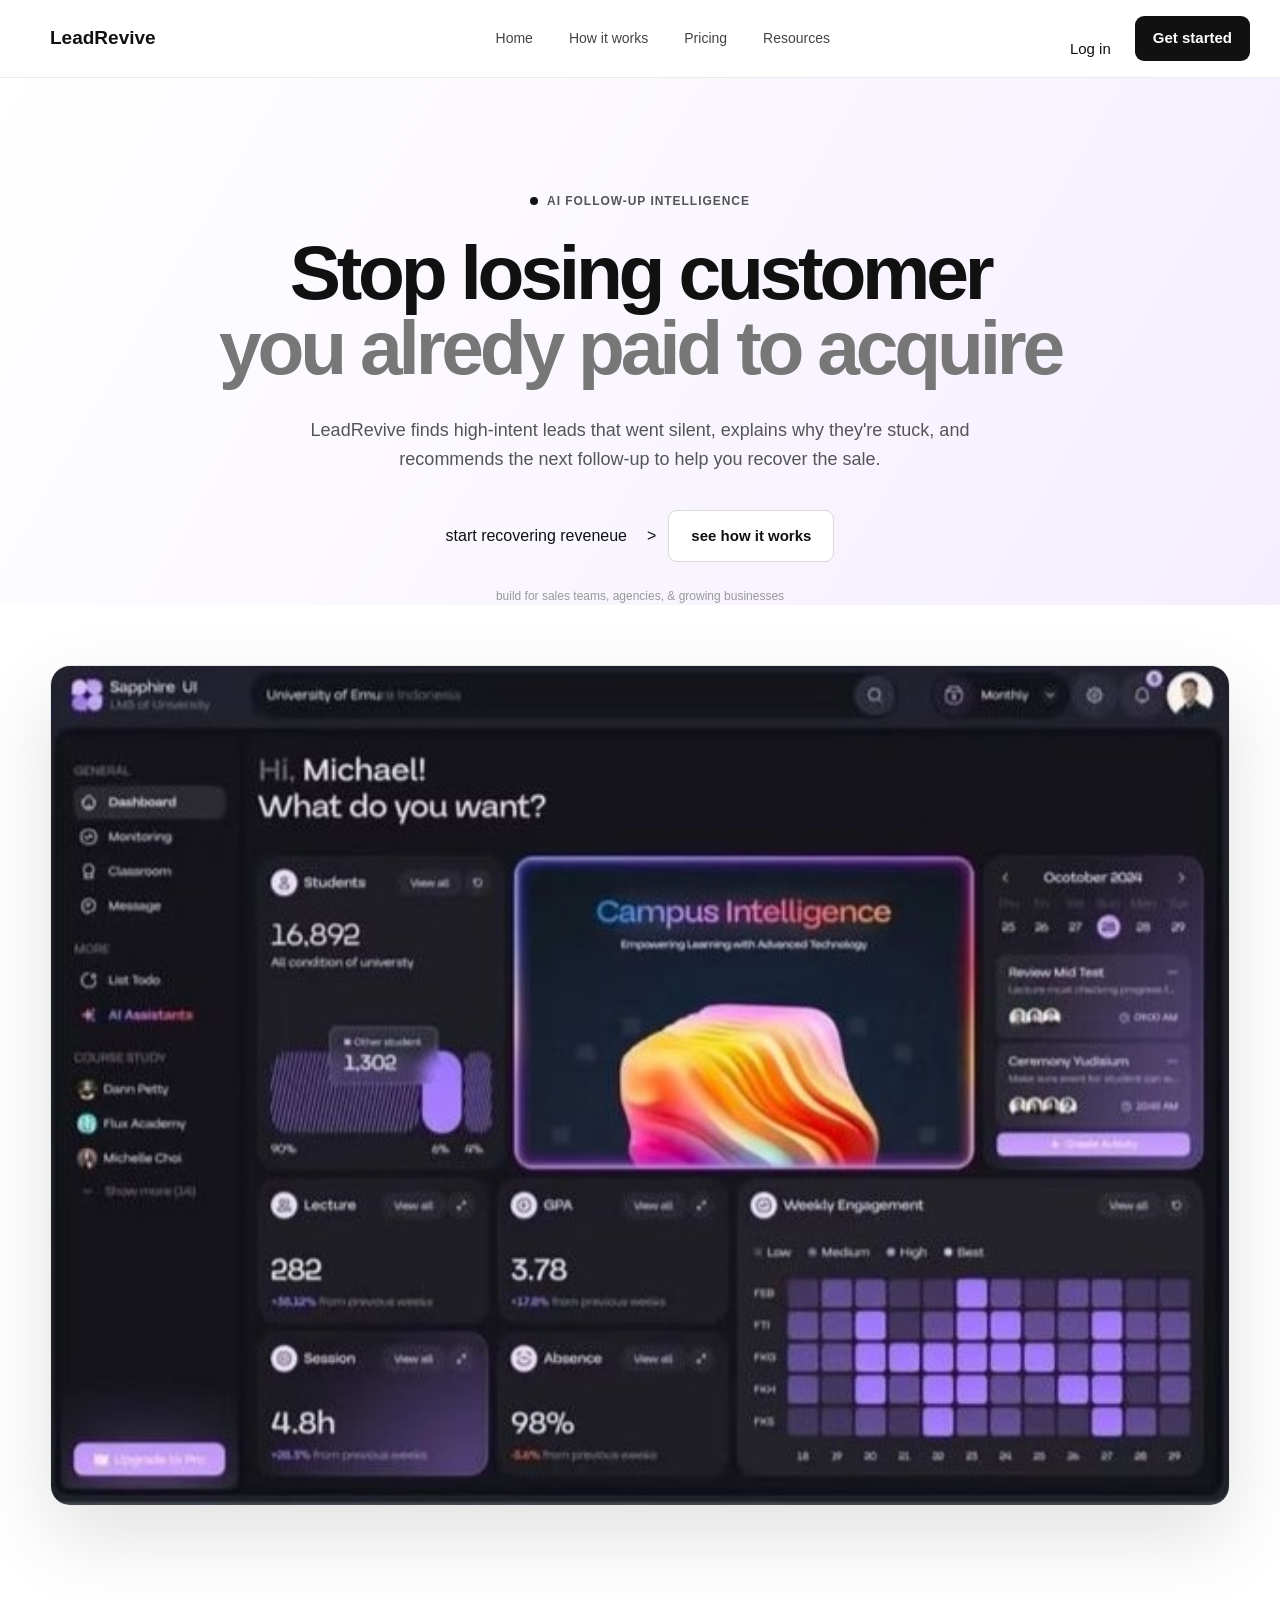
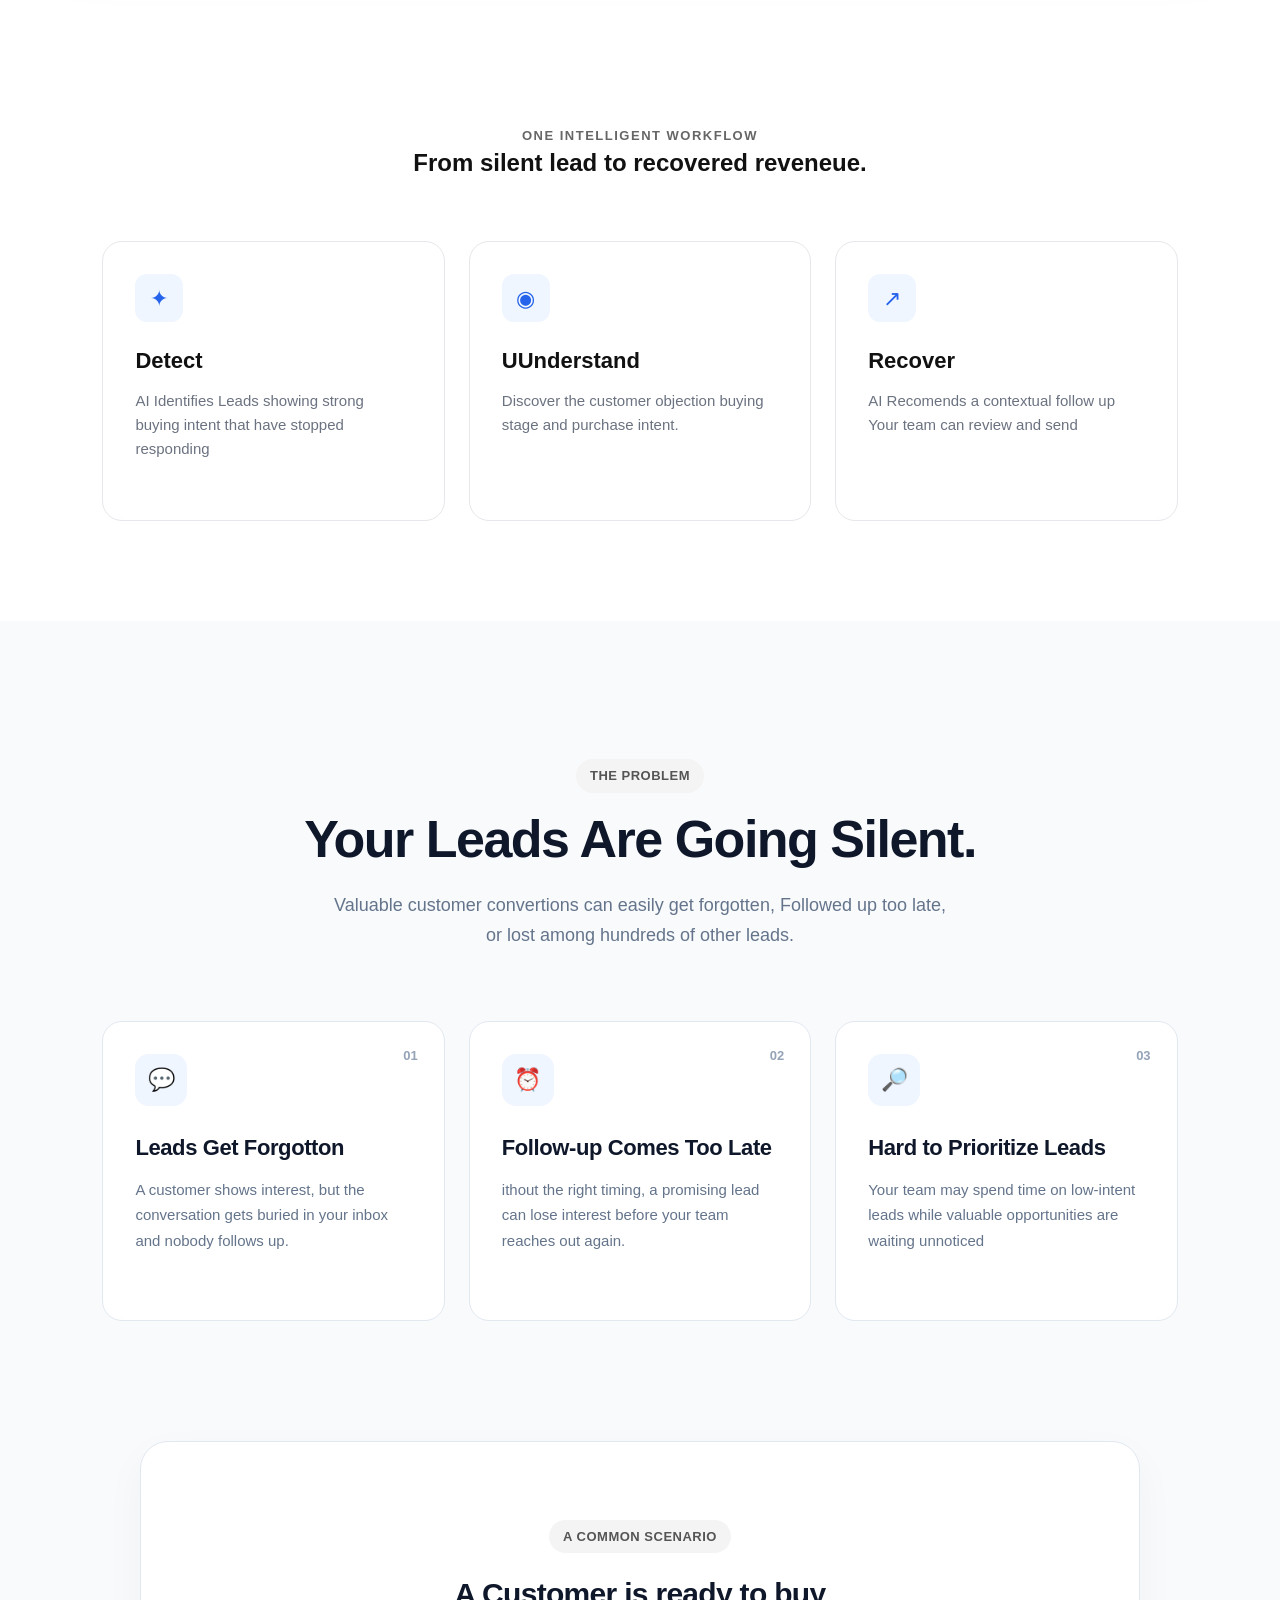
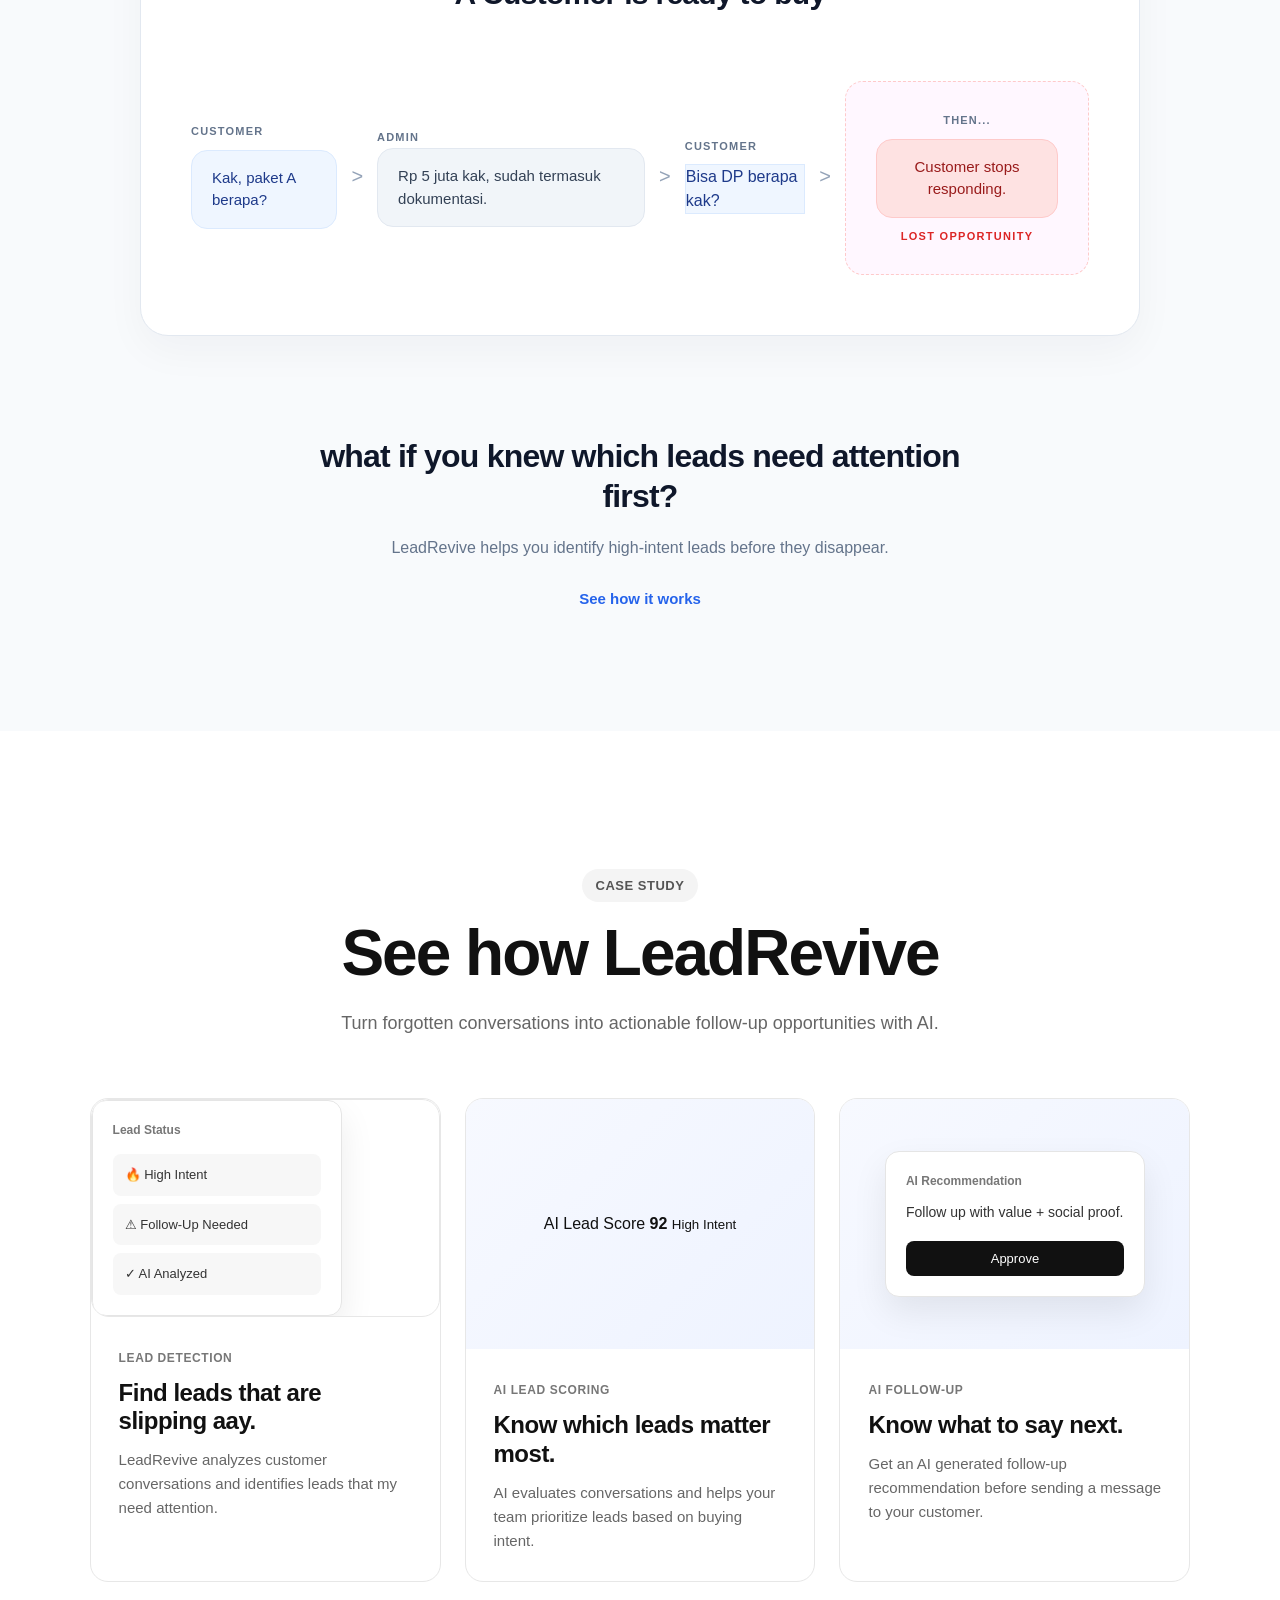
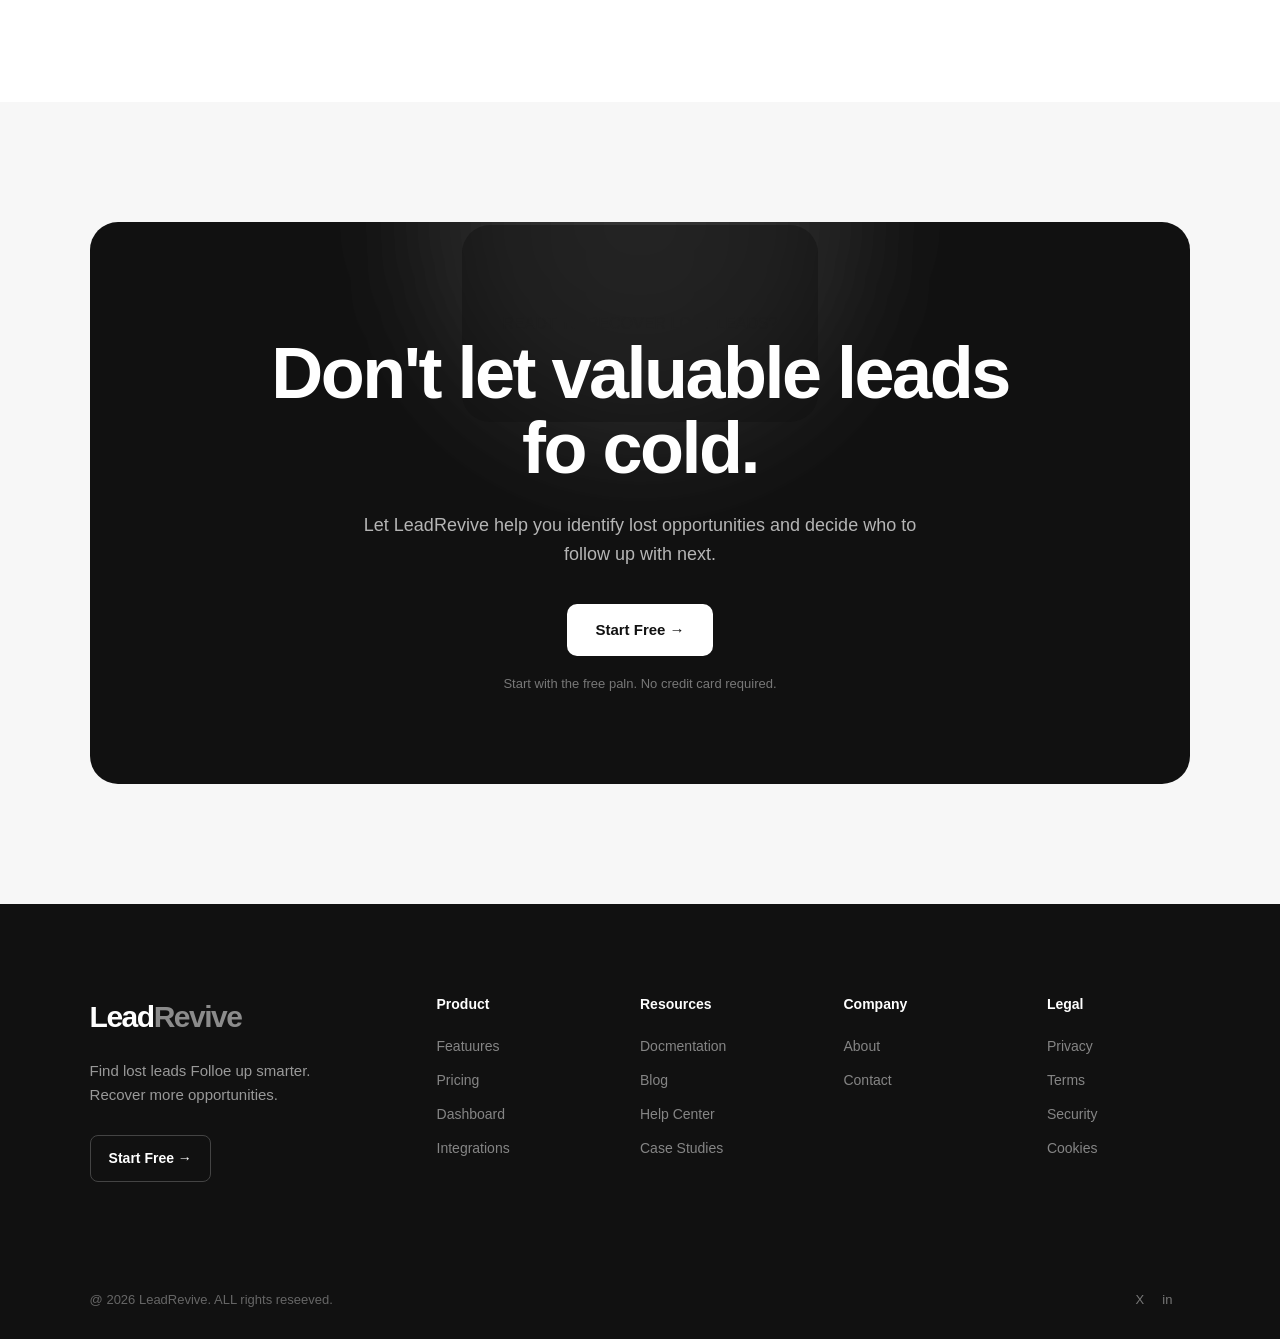
<file: front-end/index.html>
<!DOCTYPE html>
<html lang="en">
    <head>


        <meta charset="UTF-8">
        <meta name="viewport" content="width=device-width, initial-scale=1.0">
        <title>LeadRevice - AI Follow-Up Intelligence</title>
        <link rel="stylesheet" href="../static/css/style.css">


    </head>

    <body>
         
        <header class="navbar">

            <div class="logo">
                <span>LeadRevive</span>
            </div>

            <nav class="nav-links">

                <a href="#">Home</a>
                <a href="#case-study">How it works</a>
                <a href="pricing.html">Pricing</a>
                <a href="#problem-section">Resources</a>
                
            </nav>
            <div class="nav-actions">

                <a href="#" class="login-btn">
                    Log in
                </a>
                <a href="#" class="primary-btn small-btn">
                    Get started
                </a>

            </div>

        </header> 
        
            <main>
              
                <section class="hero">

                    <div class="hero-content">
                   
                        <div class="eyebrow">

                           <span class="status-dot"></span>
                            AI follow-up intelligence

                        </div>
                        <h1>

                         Stop losing customer
                         <span>you alredy paid to acquire</span>

                        </h1>
                        <p class="hero-description">

                          LeadRevive finds high-intent leads that went silent,
                          explains why they're stuck, and recommends the next
                          follow-up to help you recover the sale.

                        </p>
                        <div class="hero-buttons">

                            <a href="#" class="primary-btna">
                                start recovering reveneue
                                <span>></span>
                            </a>
                            <a href="#" class="secondary-btn">
                                see how it works
                            </a>

                        </div>
                        <div class="trust-text">
                            build for sales teams, agencies, & growing businesses
                        </div>

                    </div>

                </section>

                <section class="dashboard-preview">

                    <div class="dashboard-image">
                       <img src="../static/images/dashboard.jpg" alt="Dashboard LeadRecovery">
                    </div>   

                </section>
                <section class="value-section">
                    <div class="section-heading">

                        <p class="everbrow">
                            ONE INTELLIGENT WORKFLOW
                        </p>
                        <h2>
                            From silent lead to
                            <span>recovered reveneue.</span>
                        </h2>

                    </div>

                    <div class="workflow">

                        <div class="workflow-card">

                            <div class="workflow-number">
                                ✦
                            </div>
                            <h3>
                                Detect
                            </h3>
                            <p>
                                AI Identifies Leads showing strong buying
                                intent that have stopped responding
                            </p>

                        </div>
                        
                        <div class="workflow-carda">
                            <div class="workflow-numbera">
                                ◉
                            </div>
                            <h3>
                                UUnderstand
                            </h3>
                            <p>
                                Discover the customer objection
                                buying stage and purchase intent.
                            </p>

                        </div>
                        
                        <div class="workflow-cardi">

                            <div class="workflow-numberi">
                                ↗
                            </div>
                            <h3>
                                Recover
                            </h3>
                            <p>
                                AI Recomends a contextual follow up
                                Your team can review and send
                            </p>

                        </div>

                    </div>

                </section>
                <section class="problem-section" id="problem-section">

                    <div class="problem-header">

                        <span class="section-label">
                            THE PROBLEM
                        </span>
                        <H2>
                            Your Leads Are Going Silent.
                        </H2>
                        <p>
                            Valuable customer convertions can easily get forgotten,
                            Followed up too late, or lost among hundreds of other leads.
                        </p>

                    </div>
                    <div class="problem-grid">

                        <div class="problem-card">
                        
                            <span class="problem-number">
                                01
                            </span>
                            <div class="problem-icon">
                               💬 
                            </div>
                            <h3>
                                Leads Get Forgotton
                            </h3>
                            <p>
                                A customer shows interest, but the conversation gets
                                buried in your inbox and nobody follows up.
                            </p>
                        </div>

                        <div class="problem-card">

                            <span class="problem-number">
                                02
                            </span>

                            <div class="problem-icon">
                                ⏰
                            </div>

                            <h3>
                                Follow-up Comes Too Late
                            </h3>

                            <p>
                               ithout the right timing, a promising lead can lose
                               interest before your team reaches out again. 
                            </p>

                        </div>

                        <div class="problem-card">

                            <span class="problem-number">
                                03
                            </span>

                            <div class="problem-icon">
                                🔎
                            </div>

                            <h3>
                                Hard to Prioritize Leads
                            </h3>

                            <p>
                                Your team may spend time on low-intent leads while
                                valuable opportunities are waiting unnoticed
                            </p>

                        </div>

                    </div>

                    <div class="problem-flow">

                        <div class="flow-header">

                            <span class="section-label">
                                A COMMON SCENARIO
                            </span>

                            <h3>
                                A Customer is ready to buy
                            </h3>

                        </div>

                        <div class="conversation-flow">

                            <div class="conversation-step">

                                <span class="step-label">
                                    CUSTOMER
                                </span>

                                <div class="conversation-bubble customer-bubble">
                                    Kak, paket A berapa?
                                </div>

                            </div>
                            <div class="flow-arrow">
                                >
                            </div>

                            <div class="conversation-stepadmin">

                                <span class="step-label">
                                    ADMIN
                                </span>

                                <div class="conversation-bubble admin-bubble">
                                    Rp 5 juta kak, sudah termasuk dokumentasi.
                                </div>

                            </div>
                            <div class="flow-arrow">
                                >
                            </div>

                            <div class="conversation-step">

                                <span class="step-label">
                                    CUSTOMER
                                </span>

                                <div class="coversation-bubble customer-bubble">
                                    Bisa DP berapa kak?
                                </div>

                            </div>
                            <div class="flow-arrow">
                                >
                            </div>

                            <div class="conversation-step lost-step">
                                <span class="step-label">
                                    THEN...
                                </span>

                                <div class="conversation-bubble lost-bubble">
                                    Customer stops responding.
                                </div>

                                <span class="lost-label">
                                    LOST OPPORTUNITY
                                </span>

                            </div>

                        </div>

                    </div>
                    <div class="problem-transition">

                        <h3>
                            what if you knew which leads need attention first?
                        </h3>

                        <p>
                            LeadRevive helps you identify high-intent leads before
                            they disappear.
                        </p>

                        <a href="#how-it-works" class="transition-link">
                            See how it works
                        </a>

                    </div>

                </section>

                <section class="case-study" id="case-study">

                    <div class="case-study-header">

                        <span class="section-label">
                            CASE STUDY
                        </span>

                        <h2>
                            See how LeadRevive
                        </h2>

                        <p>
                            Turn forgotten conversations into actionable
                            follow-up opportunities with AI.
                        </p>

                    </div>
                    <div class="case-study-container">

                        <article class="case-study-card">

                            <div class="case-study-card">

                                <div class="mini-dashboard">

                                    <span class="mini-label">
                                        Lead Status
                                    </span>

                                    <div class="mini-item">
                                        🔥 High Intent
                                    </div>

                                    <div class="mini-item">
                                         ⚠ Follow-Up Needed
                                    </div>

                                    <div class="mini-item">
                                        ✓ AI Analyzed
                                    </div>

                                </div>

                            </div>
                            <div class="case-study-content">

                                <span class="case-study-category">
                                    Lead Detection
                                </span>

                                <h3>
                                    Find leads that are
                                    slipping aay.
                               </h3>

                               <p>
                                  LeadRevive analyzes customer
                                  conversations and identifies
                                  leads that my need attention.
                               </p>

                            </div>

                        </article>
                        <article class="case-study-card">

                            <div class="case-study-image">

                                <div class="mini-core">

                                    <span>
                                        AI Lead Score
                                    </span>

                                    <strong>
                                        92
                                    </strong>

                                    <small>
                                        High Intent
                                    </small>

                                </div>

                            </div>

                            <div class="case-study-content">

                                <span class="case-study-category">
                                    AI Lead Scoring
                                </span>

                                <h3>
                                    Know which leads
                                    matter most.
                                </h3>

                                <p>
                                    AI evaluates conversations and
                                    helps your team prioritize leads
                                    based on buying intent.
                                </p>

                            </div>
                                
                        </article>
                        <article class="case-study-card">

                            <div class="case-study-image">

                                <div class="mini-followup">

                                    <span>
                                        AI Recommendation
                                    </span>

                                    <p>
                                        Follow up with
                                        value + social proof.
                                    </p>

                                    <button>
                                        Approve
                                    </button>

                                </div>

                            </div>
                            <div class="case-study-content">

                                <span class="case-study-category">
                                    AI Follow-Up
                                </span>

                                <h3>
                                    Know what to say
                                    next.
                                </h3>

                                <p>
                                    Get an AI generated follow-up
                                    recommendation before sending
                                    a message to your customer.
                                </p>

                            </div>

                        </article>

                    </div>

                </section>

                <section class="final-cta">

                    <div class="final-cta-container">

                        <span class="final-cta-container">
                            READT TO RECOVER LOST LEADS?
                        </span>

                        <h2>
                            Don't let valuable leads
                            fo cold.
                        </h2>

                        <p>
                            Let LeadRevive help you identify lost
                            opportunities and decide who to follow up
                            with next.
                        </p>

                        <a href="register.html" class="final-cta-button">
                            Start Free →
                        </a>

                        <span class="final-cta-note">
                            Start with the free paln. No credit card required.
                        </span>

                    </div>

                </section>




            </main>

            <footer class="footer">

                <div class="footer-container">

                    <div class="footer-top">

                        <div class="footer-brand">

                            <a href="index.html" class="footer-logo">
                                Lead<span>Revive</span>
                            </a>

                            <p>
                                Find lost leads
                                Folloe up smarter.
                                Recover more opportunities.
                            </p>

                            <a href="register.html" class="footer-cta">
                                Start Free →
                            </a>

                        </div>

                        <div class="footer-column">

                            <h4>Product</h4>

                            <a href="index.html#features">
                                Featuures
                            </a>

                            <a href="pricing.html">
                                Pricing
                            </a>

                            <a href="dashboard.html">
                                Dashboard
                            </a>

                            <a href="#">
                                Integrations
                            </a>
                            
                        </div>
                        <div class="footer-column">
                            
                            <h4>Resources</h4>

                            <a href="#">
                                Docmentation
                            </a>

                            <a href="#">
                                Blog
                            </a>

                            <a href="#">
                                Help Center
                            </a>

                            <a href="#">
                                Case Studies
                            </a>

                        </div>

                        <div class="footer-column">

                            <h4>Company</h4>

                            <a href="#">
                                About
                            </a>

                            <a href="#">
                                Contact
                            </a>

                        </div>

                        <div class="footer-column">

                            <h4>Legal</h4>

                            <a href="#">
                                Privacy
                            </a>

                            <a href="#">
                                Terms
                            </a>

                            <a href="#">
                                Security
                            </a>

                            <a href="#">
                                Cookies
                            </a>

                        </div>

                    </div>

                    <div class="footer-devider"></div>

                    <div class="footer-bottom">

                        <p>
                            @ 2026 LeadRevive. ALL rights reseeved.
                        </p>

                        <div class="footer-social">

                            <a href="#" aria-label="Twitter">
                                X
                            </a>

                            <a href="#" aria-label="LinkedIn">
                                in
                            </a>

                            <a href="#" aria-label="GitHub">

                            </a>

                        </div>

                    </div>
                        
                </div>

            </footer>

    </body>

</html>
</file>
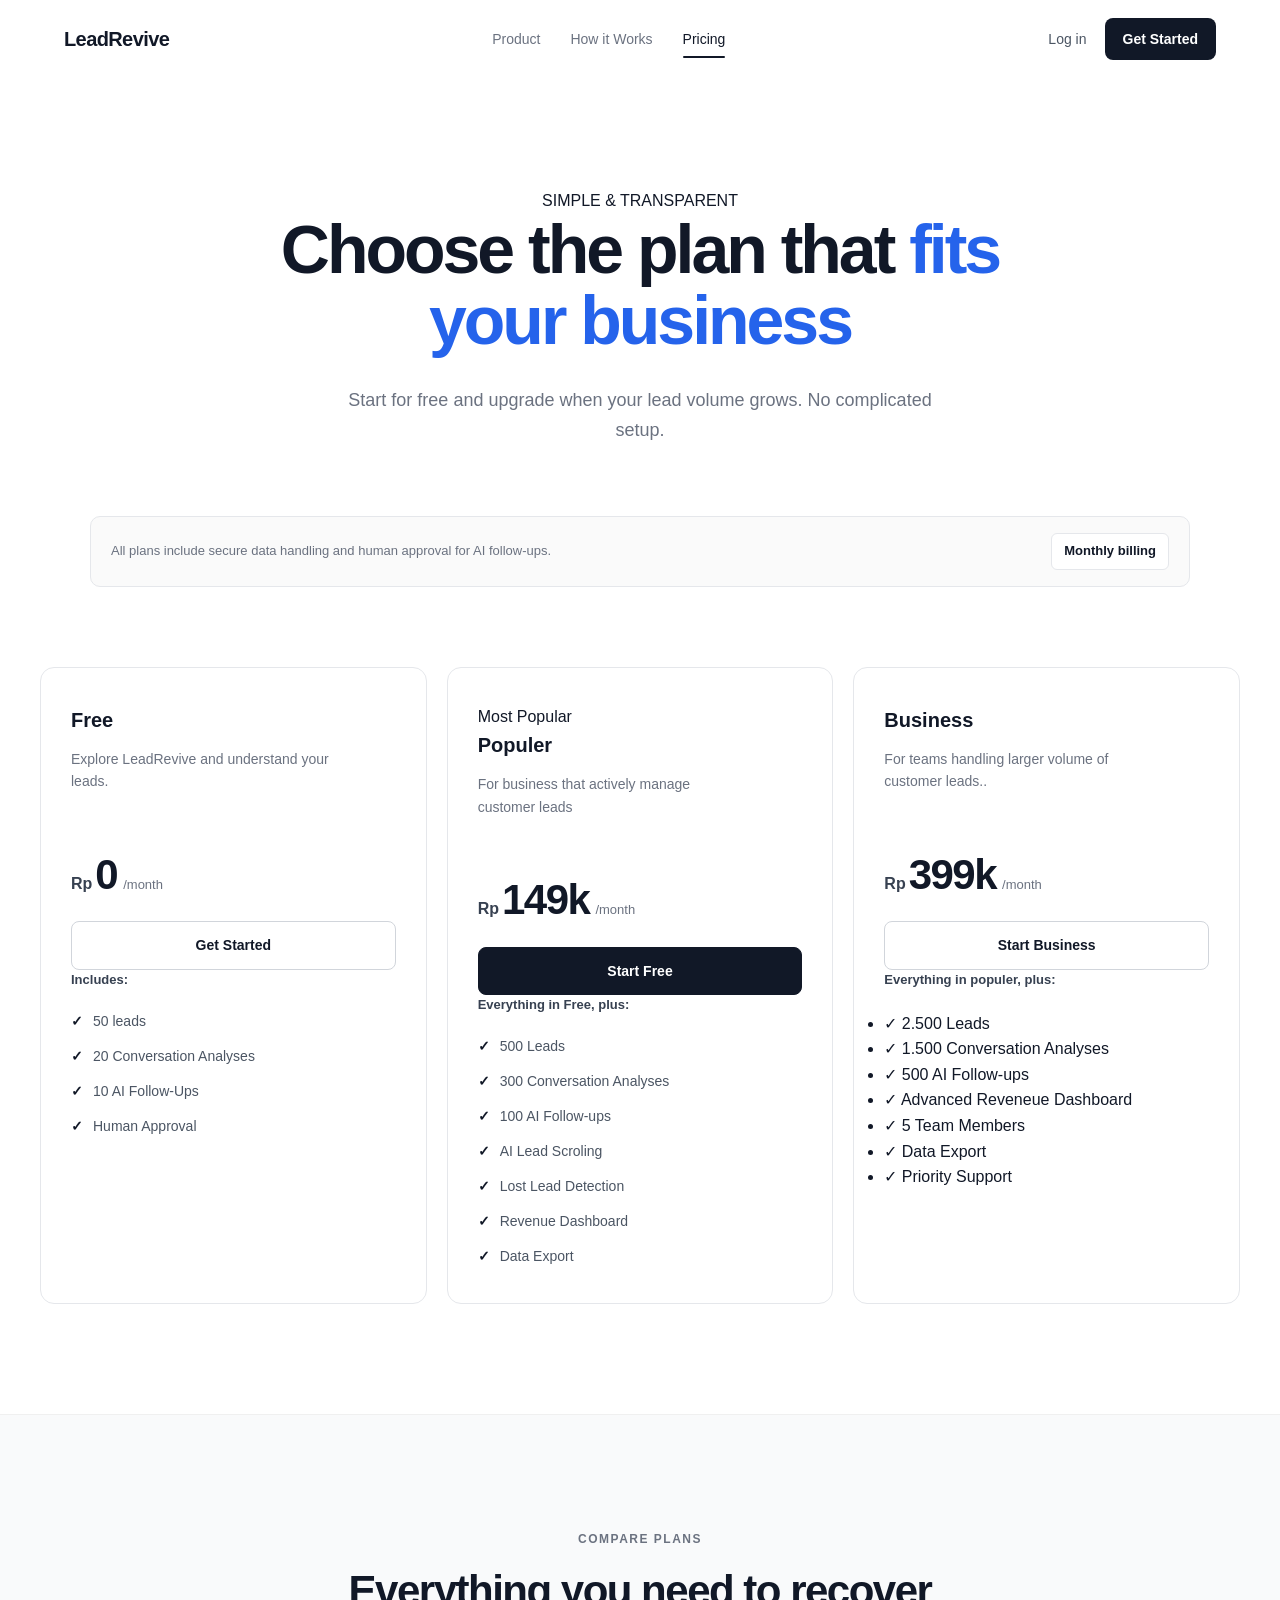
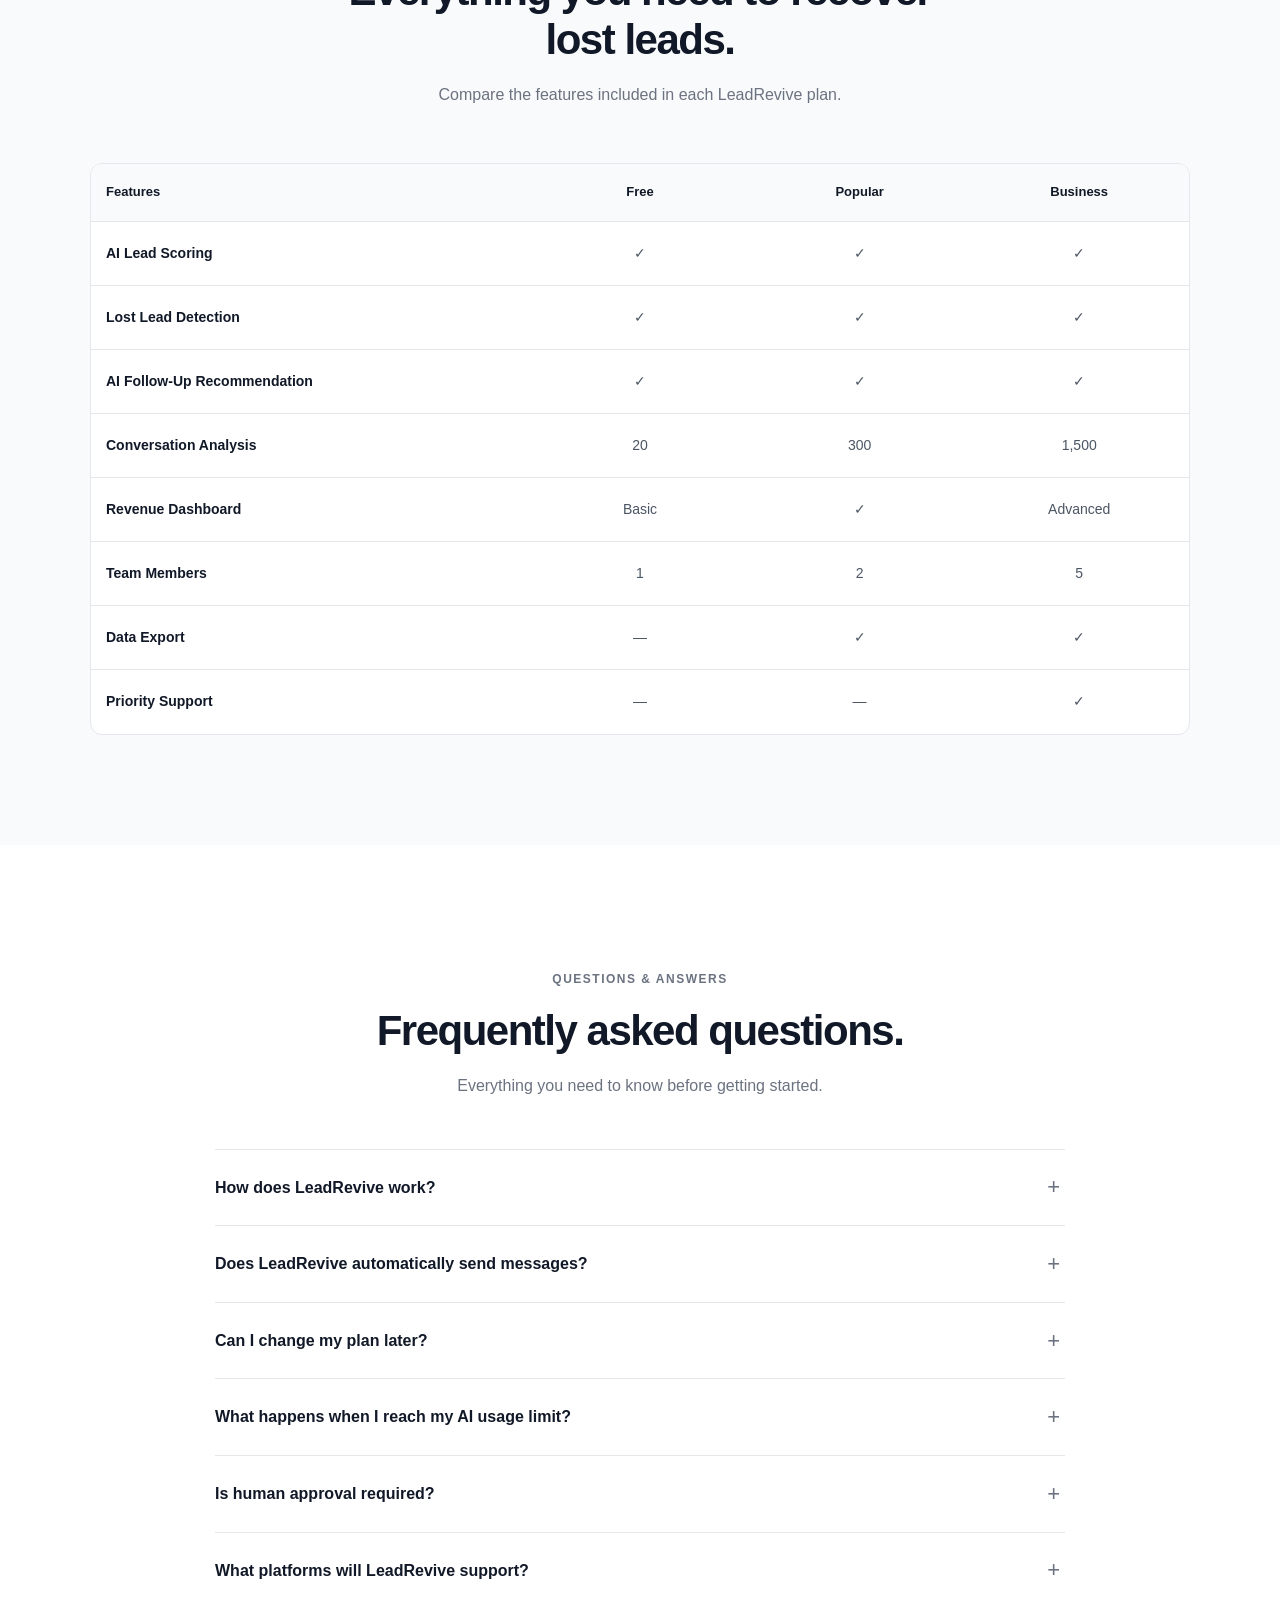
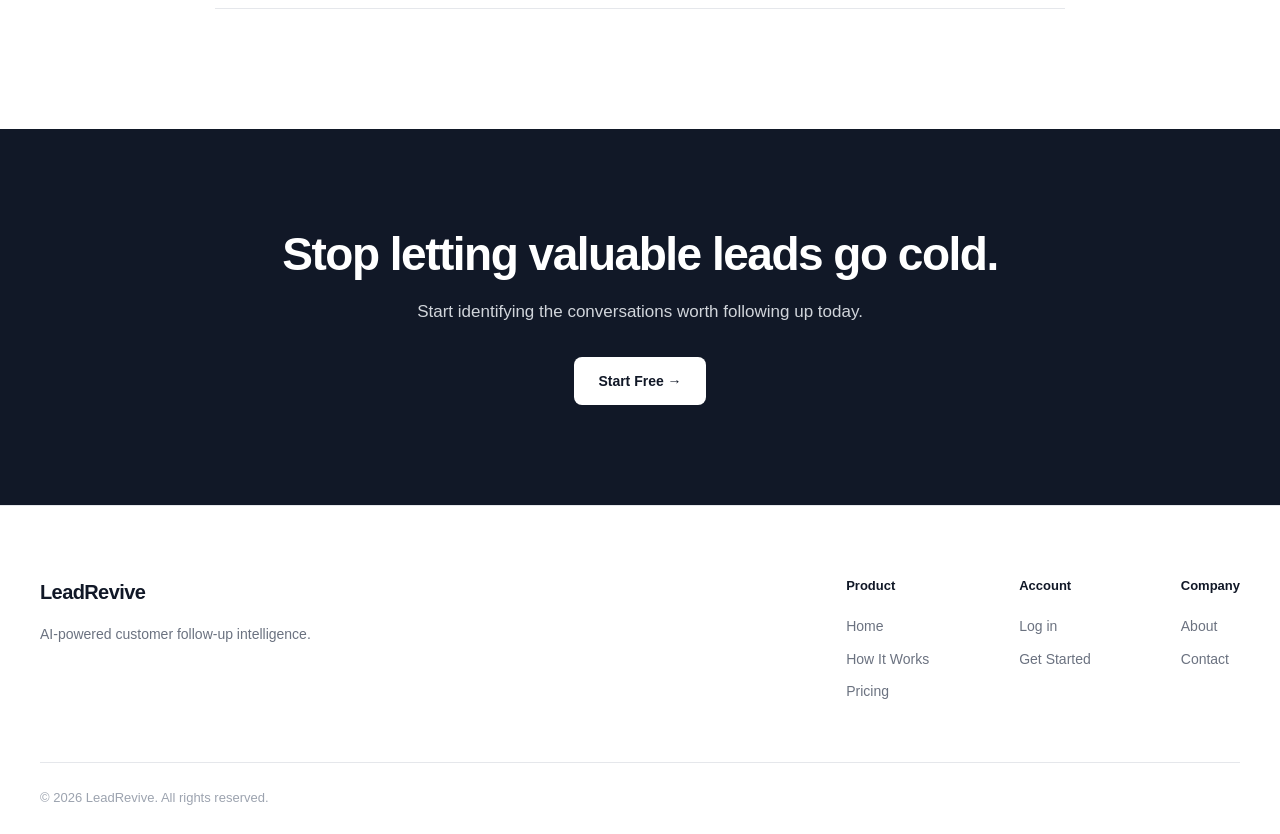
<file: front-end/pricing.html>
<!DOCTYPE html>
<html lang="en">
    <head>

        <meta charset="UTF-8">
        <meta name="viewport" content="width=device-width, initial-scale=1.0">
        <title>Pricing - LeadRevuce - </title>
        <link rel="stylesheet" href="../static/css/pricing.css">

        <meta
            name="description"
            content="simple and transparent pricing for LeadsRevive AI-Powered customer follow-up."
        
        >      

    </head>
    <body>

        <header>

            <div class="navbar-container">

                <a href="index.html" class="logo">
                    LeadRevive
                </a>

                <nav class="nav-menu">

                    <a href="index.html">
                        Product
                    </a>

                    <a href="index.html#how-it-works">
                        How it Works
                    </a>

                    <a href="pricing.html" class="active">
                        Pricing
                    </a>

                </nav>
                <div class="nav-actions">

                    <a href="login.html" class="login-link">
                        Log in
                    </a>

                    <a href="register.html" class="nav-button">
                        Get Started
                    </a>

                </div>

            </div>

        </header>
        
        <main>

            <section class="pricing-hero">

                <div class="pricing-hero-content">

                    <span class="pricing-hero-content">
                        SIMPLE & TRANSPARENT
                    </span>


                    <h1>
                        Choose the plan that
                        <span>fits your business</span>
                    </h1>

                    <p>
                        Start for free and upgrade when your
                        lead volume grows. No complicated setup.
                    </p>

                </div>

            </section>

            <section class="billing-section">

                <div class="billing-container">

                    <span>
                        All plans include secure data handling
                        and human approval for AI follow-ups.
                    </span>

                    <div class="billing-note">
                        Monthly billing
                    </div>

                </div>

            </section>

            <section class="pricing-section">

                <div class="pricing-container">

                    <article class="pricing-card">

                        <div class="pricing-card-header">

                            <span class="plan-name">
                                Free
                            </span>

                            <p class="plan-description">
                                Explore LeadRevive and
                                understand your leads.
                            </p>

                        </div>

                        <div class="plan-price">

                            <span class="currency">
                                Rp
                            </span>

                            <span class="price">
                                0
                            </span>

                            <span class="period">
                                /month
                            </span>

                        </div>

                        <a hre="register.html" class="plan-button">
                            Get Started
                        </a>
                        <div class="plan-devider"></div>

                        <h3>
                            Includes:
                        </h3>

                        <ul class="feature-list">

                            <li>
                                <span>✓</span>
                                50 leads
                            </li>

                            <li>
                                <span>✓</span>
                                20 Conversation Analyses
                            </li>

                            <li>
                                <span>✓</span>
                                10 AI Follow-Ups
                            </li>

                            <li>
                                <span>✓</span>
                                Human Approval
                            </li>

                        </ul>

                    </article>

                    <article class="pricing-card populer-card">

                        <div class="populer-badge">
                            Most Popular
                        </div>

                        <div class="pricing-card-header">

                            <span class="plan-name">
                                Populer
                            </span>

                            <p class="plan-description">
                                For business that actively
                                manage customer leads
                            </p>

                        </div>

                        <div class="plan-price">

                            <span class="currency">
                                Rp
                            </span>

                            <span class="price">
                                149k
                            </span>

                            <span class="period">
                                /month
                            </span>

                        </div>

                        <a href="register.html" class="plan-button primary-button">
                            Start Free
                        </a>

                        <div class="plan-devider"></div>

                        <h3>
                            Everything in Free, plus:
                        </h3>

                        <ul class="feature-list">

                            <li>
                                <span>✓</span>
                                500 Leads
                            </li>

                            <li>
                                <span>✓</span>
                                300 Conversation Analyses
                            </li>

                            <li>
                                <span>✓</span>
                                100 AI Follow-ups
                            </li>

                            <li>
                                <span>✓</span>
                                AI Lead Scroling
                            </li>

                            <li>
                                <span>✓</span>
                                Lost Lead Detection
                            </li>

                            <li>
                                <span>✓</span>
                                Revenue Dashboard
                            </li>

                            <li>
                                <span>✓</span>
                                Data Export
                            </li>

                        </ul>
                    
                    </article>

                    <article class="pricing-card">

                        <div class="pricing-card-header">

                            <span class="plan-name">
                                Business
                            </span>

                            <p class="plan-description">
                                For teams handling larger
                                volume of customer leads..
                            </p>

                        </div>

                        <div class="plan-price">

                            <span class="currency">
                                Rp
                            </span>

                            <span class="price">
                                399k
                            </span>

                            <span class="period">
                                /month
                            </span>

                        </div>

                        <a href="register.html" class="plan-button">
                            Start Business
                        </a>

                        <div class="plan-deviser"></div>

                        <h3>
                            Everything in populer, plus:
                        </h3>

                        <ul class="featre-list">

                            <li>
                                <span>✓</span>
                                2.500 Leads
                            </li>

                            <li>
                                <span>✓</span>
                                1.500 Conversation Analyses
                            </li>

                            <li>
                                <span>✓</span>
                                500 AI Follow-ups
                            </li>

                            <li>
                                <span>✓</span>
                                Advanced Reveneue Dashboard
                            </li>

                            <li>
                                <span>✓</span>
                                5 Team Members
                            </li>

                            <li>
                                <span>✓</span>
                                Data Export
                            </li>

                            <li>
                                <span>✓</span>
                                Priority Support
                            </li>

                        </ul>

                    </article>

                </div>

            </section>

            <section class="comparison-section">

                <div class="comparison-container">

                    <div class="comparison-header">

                        <span class="pricing-label">
                            COMPARE PLANS
                        </span>

                        <h2>
                            Everything you need to
                            recover lost leads.
                        </h2>

                        <p>
                            Compare the features included
                            in each LeadRevive plan.
                        </p>

                    </div>


                    <div class="comparison-table">

                        <!-- Table Header -->

                        <div class="comparison-row comparison-header-row">

                            <div class="comparison-feature">
                                Features
                            </div>

                            <div>
                                Free
                            </div>

                            <div>
                                Popular
                            </div>

                            <div>
                                Business
                            </div>

                        </div>


                        <!-- Lead Scoring -->

                        <div class="comparison-row">

                            <div class="comparison-feature">
                                AI Lead Scoring
                            </div>

                            <div>✓</div>

                            <div>✓</div>

                            <div>✓</div>

                        </div>


                        <!-- Lost Lead -->

                        <div class="comparison-row">

                            <div class="comparison-feature">
                                Lost Lead Detection
                            </div>

                            <div>✓</div>

                            <div>✓</div>

                            <div>✓</div>

                        </div>


                        <!-- AI Follow-Up -->

                        <div class="comparison-row">

                            <div class="comparison-feature">
                                AI Follow-Up Recommendation
                            </div>

                            <div>✓</div>

                            <div>✓</div>

                            <div>✓</div>

                        </div>


                        <!-- Conversation -->

                        <div class="comparison-row">

                            <div class="comparison-feature">
                                Conversation Analysis
                            </div>

                            <div>20</div>

                            <div>300</div>

                            <div>1,500</div>

                        </div>


                        <!-- Revenue Dashboard -->

                        <div class="comparison-row">

                            <div class="comparison-feature">
                                Revenue Dashboard
                            </div>

                            <div>Basic</div>

                            <div>✓</div>

                            <div>Advanced</div>

                        </div>


                        <!-- Team -->

                        <div class="comparison-row">

                            <div class="comparison-feature">
                                Team Members
                            </div>

                            <div>1</div>

                            <div>2</div>

                            <div>5</div>

                        </div>


                        <!-- Export -->

                        <div class="comparison-row">

                            <div class="comparison-feature">
                                Data Export
                            </div>

                            <div>—</div>

                            <div>✓</div>

                            <div>✓</div>

                        </div>


                        <!-- Support -->

                        <div class="comparison-row">

                            <div class="comparison-feature">
                                Priority Support
                            </div>

                            <div>—</div>

                            <div>—</div>

                            <div>✓</div>

                        </div>

                    </div>

                </div>


            </section>

            <section class="faq-section">

                <div class="faq-container">


                    <div class="faq-header">

                        <span class="pricing-label">
                            QUESTIONS & ANSWERS
                        </span>

                        <h2>
                            Frequently asked questions.
                        </h2>

                        <p>
                            Everything you need to know
                            before getting started.
                        </p>

                    </div>


                    <div class="faq-list">


                        <!-- FAQ 1 -->

                        <details class="faq-item">

                            <summary>
                                How does LeadRevive work?
                            </summary>

                            <p>
                                LeadRevive analyzes customer
                                conversations, identifies
                                high-intent leads, detects
                                potential lost leads, and
                                recommends the next follow-up
                                action.
                            </p>

                        </details>


                        <!-- FAQ 2 -->

                        <details class="faq-item">

                            <summary>
                                Does LeadRevive automatically
                                send messages?
                            </summary>

                            <p>
                                In the initial MVP, LeadRevive
                                provides an AI-generated
                                recommendation and requires
                                human approval before a
                                follow-up is sent.
                            </p>

                        </details>


                        <!-- FAQ 3 -->

                        <details class="faq-item">

                            <summary>
                                Can I change my plan later?
                            </summary>

                            <p>
                                Yes. You can upgrade your plan
                                when your lead volume or AI
                                usage increases.
                            </p>

                        </details>


                        <!-- FAQ 4 -->

                        <details class="faq-item">

                            <summary>
                                What happens when I reach my
                                AI usage limit?
                            </summary>

                            <p>
                                You can upgrade to a higher plan
                                when you need additional
                                conversation analysis or
                                AI follow-up usage.
                            </p>

                        </details>


                        <!-- FAQ 5 -->

                        <details class="faq-item">

                            <summary>
                                Is human approval required?
                            </summary>

                            <p>
                                Yes. The initial LeadRevive
                                workflow keeps a human in the
                                loop so you can review and
                                approve AI recommendations
                                before sending them.
                            </p>

                        </details>


                        <!-- FAQ 6 -->

                        <details class="faq-item">

                            <summary>
                                What platforms will LeadRevive
                                support?
                            </summary>

                            <p>
                                Platform integrations will be
                                introduced gradually. The MVP
                                focuses first on analyzing
                                conversations and generating
                                useful follow-up recommendations.
                            </p>

                        </details>


                    </div>

                </div>

            </section>

            <section class="pricing-cta">

                <div class="pricing-cta-container">

                    <h2>
                        Stop letting valuable leads
                        go cold.
                    </h2>

                    <p>
                        Start identifying the conversations
                        worth following up today.
                    </p>

                    <a href="register.html" class="cta-button">
                        Start Free →
                    </a>

                </div>

            </section>

        </main>

        <footer class="footer">

            <div class="footer-container">


                <div class="footer-brand">

                    <a href="index.html" class="logo">
                        LeadRevive
                    </a>

                    <p>
                        AI-powered customer follow-up
                        intelligence.
                    </p>

                </div>


                <div class="footer-links">

                    <div class="footer-column">

                        <h4>
                            Product
                        </h4>

                        <a href="index.html">
                            Home
                        </a>

                        <a href="index.html#how-it-works">
                            How It Works
                        </a>

                        <a href="pricing.html">
                            Pricing
                        </a>

                    </div>


                    <div class="footer-column">

                        <h4>
                            Account
                        </h4>

                        <a href="login.html">
                            Log in
                        </a>

                        <a href="register.html">
                            Get Started
                        </a>

                    </div>


                    <div class="footer-column">

                        <h4>
                            Company
                        </h4>

                        <a href="#">
                            About
                        </a>

                        <a href="#">
                            Contact
                        </a>

                    </div>

                </div>

            </div>


            <div class="footer-bottom">

                <p>
                    © 2026 LeadRevive. All rights reserved.
                </p>

            </div>

        </footer>

    </body>

</html>
</file>
<file: static/css/style.css>
*{
    margin: 0;
    padding: 0;
    box-sizing: border-box;
}
html{
    scroll-behavior: smooth;
}
body{
    font-family: Arial, Helvetica, sans-serif;
    background: white;
    color: #111111;
    line-height: 1.5;
}
*{
    text-decoration: none;
    color: inherit;
}

/* PROGAM NAVBAR */

.navbar{
    height: 78px;
    display: flex;
    align-items: center;
    justify-content: space-between;

    position: sticky;
    top: 0;
    z-index: 1000;

    background: rgba(255, 255, 255, 0.45);
    backdrop-filter: blur(12px);
    -webkit-backdrop-filter: blur(12px);

    border-bottom: 1px solid rgba(0, 0, 0, 0.08);
}

.logo{
    display: flex;
    align-items: center;
    gap: 10px;
    font-size: 19px;
    font-weight: 700;
    padding: 0 50px;
}

.nav-links{
    display: flex;
    gap: 36px;
    margin-left: 80px;
}
.nav-links a{
    font-size: 14px;
    color: #444444;
    transition: 0.2s;
}
.nav-links a:hover{
    color: #111111;
}
.nav-actions{
    display: flex;
    align-items: flex-end;
    gap: 24px;
    padding: 0 30px;
}
.login-btn{
    display: flex;
    align-items: center;
    gap: 20px;
    font-size: 15px;
    
}
.primary-btn{
    display: inline-flex;
    align-items: center;
    justify-content: center;
    gap: 12px;
    padding: 15px 22px;
    border-radius: 9px;
    background: #111111;
    color: #ffffff;
    font-weight: 600;
    font-size: 15px;
    transition: 0.25s;
    
}
.primary-btn:hover{
    transition: translateY(-2px);
    background: #292929;
}
.small-btn{
    padding: 11px 18px;
}
.hero{
    max-width: 1400px;
    margin: auto;
    padding: 110px 5% 0;
    text-align: center;
    
    position: relative;
    overflow: hidden;

    background: linear-gradient(
        120deg,
        #ffffff,
        #f5eeff,
        #ffffff,
        #f0efff
    );

    background-size: 300% 300%;
    animation: gradientMove 10s ease infinite;
}
@keyframes gradientMove {
    0% {
        background-position: 0% 50%;
    }

    50% {
        background-position: 100% 50%;
    }

    100% {
        background-position: 0% 50%;
    }
}

.hero-content{
    max-width: 950px;
    margin: auto;
}
.eyebrow{
    display: inline-flex;
    align-items: center;
    gap: 9px;
    font-size: 12px;
    font-weight: 700;
    letter-spacing: 0.08em;
    text-transform: uppercase;
    color: #555555;
    margin-bottom: 25px;
}
.status-dot{
    width: 8px;
    height: 8px;
    background: #111111;
    border-radius: 50%;
}
.hero h1{
    font-size: clamp(52px, 6vw, 86px);
    line-height: 0.98;
    letter-spacing: -0.055em;
    font-weight: 750;
}
.hero h1 span{
    display:block;
    color: #777777; 
}
.hero-description{
    max-width: 690px;
    margin: 30px auto 0;
    color: #555555;
    font-size: 18px;
    line-height: 1.65;
}
.hero-buttons{
    margin-top: 35px;
    display: flex;
    justify-content: center;
    gap: 12px;
}
.primary-btna{
    display: flex;
    align-items: center;
    gap: 20px;

}
.secondary-btn{
    padding: 14px 22px;
    border: 1px solid #d8d8d8;
    border-radius: 9px;
    font-weight: 600;
    font-size: 15px;
    background: white;
}
.secondary-btn:hover{
    background: #f7f7f7;
}
.trust-text{
    margin-top: 25px;
    color: #999999;
    font-size: 12px;
}
.dashboard-preview{
    width: 100%;
    display: flex;
    justify-content: center;
    align-items: center;

    padding: 60px 2vw 120px;
    box-sizing: border-box;
}
.dashboard-image{
   width: 96%;
    max-width: 1600px;
    margin: 0 auto;
    
}
.dashboard-image img{
    width: 100%;
    height: auto;
    display: block;
    margin: 0 auto;

    border-radius: 20px;
    border: 1px solid #e5e7eb;

    box-shadow: 0 30px 80px rgba(0, 0, 0, 0.12);
}
.value-section{
    padding: 100px 8%;
    background: #ffffff;

}
.section-heading{
    max-width: 700px;
    margin: 0 auto 60px;
    text-align: center;

}
.everbrow{
    font-size: 13px;
    font-weight: 700;
    letter-spacing: 1.5px;
    color: #666;

}
.workflow{
    max-width: 1200px;
    margin: auto;

    display: grid;

    grid-template-columns: repeat(3, 1fr);

    gap: 24px;

}
.workflow-card{
    position: relative;

    padding: 32px;

    background: #ffffff;

    border: 1px solid #e5e7eb;

    border-radius: 20px;

    min-height: 280px;

    transition: 
       transform 0.3s ease,
        box-shadow 0.3s ease,
        border-color 0.3s ease;
        
    overflow: hidden;
}
.workflow-card:hover{
    transform: translateY(-8px);

    border-color: #2563eb;

    box-shadow:
        0 20px 40px rgba(0, 0, 0, 0.08);
}
.workflow-card h3{
    font-size: 22px;
    margin-bottom: 12px;

    color: #111;

    transition: color 0.3s ease;
}
.workflow-card:hover h3{
    color:#2563eb;
}
.workflow-card p{
    font-size: 15px;

    line-height: 1.6;

    color: #6b7280;

    margin-bottom: 24px;
}
.workflow-number{
    width: 48px;
    height: 48px;

    display: flex;
    align-items: center;
    justify-content: center;

    border-radius: 12px;
    background: #eff6ff;
    color: #2563eb;

    font-size: 22px;
    margin-bottom: 22px;
    transition: transform 0.3s ease;


}
.workflow-carda{
    position: relative;

    padding: 32px;

    background: #ffffff;

    border: 1px solid #e5e7eb;

    border-radius: 20px;

    min-height: 280px;

    transition: 
       transform 0.3s ease,
        box-shadow 0.3s ease,
        border-color 0.3s ease;
        
    overflow: hidden;

}
.workflow-carda:hover{
    transform: translateY(-8px);

    border-color: #2563eb;

    box-shadow:
        0 20px 40px rgba(0, 0, 0, 0.08);


}
.workflow-carda h3{
     font-size: 22px;
    margin-bottom: 12px;

    color: #111;

    transition: color 0.3s ease;

}
.workflow-carda p{
    font-size: 15px;

    line-height: 1.6;

    color: #6b7280;

    margin-bottom: 24px;

}
.workflow-carda:hover h3{
    color:#2563eb;

}
.workflow-numbera{
    width: 48px;
    height: 48px;

    display: flex;
    align-items: center;
    justify-content: center;

    border-radius: 12px;
    background: #eff6ff;
    color: #2563eb;

    font-size: 22px;
    margin-bottom: 22px;
    transition: transform 0.3s ease;

}
.workflow-cardi{
    position: relative;

    padding: 32px;

    background: #ffffff;

    border: 1px solid #e5e7eb;

    border-radius: 20px;

    min-height: 280px;

    transition: 
       transform 0.3s ease,
        box-shadow 0.3s ease,
        border-color 0.3s ease;
        
    overflow: hidden;
}
.workflow-cardi:hover{
     transform: translateY(-8px);

    border-color: #2563eb;

    box-shadow:
        0 20px 40px rgba(0, 0, 0, 0.08);


}
.workflow-cardi h3{
     font-size: 22px;
    margin-bottom: 12px;

    color: #111;

    transition: color 0.3s ease;
}
.workflow-cardi p{
    font-size: 15px;

    line-height: 1.6;

    color: #6b7280;

    margin-bottom: 24px;

}
.workflow-cardi:hover h3{
     color:#2563eb;

}
.workflow-numberi{
    width: 48px;
    height: 48px;

    display: flex;
    align-items: center;
    justify-content: center;

    border-radius: 12px;
    background: #eff6ff;
    color: #2563eb;

    font-size: 22px;
    margin-bottom: 22px;
    transition: transform 0.3s ease;

}
@media (max-width: 768px){
    .workflow-card{
        padding: 70px 20px;
    }
    .workflow-carda{
        font-size: 36px;
    }
    .workflow-cardi{
        grid-template-columns: 1fr;
    }
}
.problem-section{
    padding: 120px 8%;
    background: #f8fafc;
    color: #0f172a;
}
.problem-header{
    max-width: 720px;
    margin: 0 auto 70px;
    text-align: center;
}
.section-label{
    display: inline-block;

    margin-top: 18px;

    font-size: 13px;
    font-weight: 700;
    letter-spacing: 1.5px;
    text-transform: uppercase;

    color: #2563eb;
}
.problem-header h2{
    margin: 0;

    font-size: 52px;
    line-height: 1.1;
    letter-spacing: -1.5px;

    color: #0f172a;
}
.problem-header p{
    max-width: 620px;

    margin: 22px auto 0;

    font-size: 18px;
    line-height: 1.7;

    color: #64748b;
}
.problem-grid{
    max-width: 1200px;

    margin: 0 auto;

    display: grid;

    grid-template-columns: repeat(3, 1fr);

    gap: 24px;
}
.problem-card{
    position: relative;

    padding: 32px;

    min-height: 300px;

    background: #ffffff;

    border: 1px solid #e2e8f0;

    border-radius: 20px;

    overflow: hidden;

    transition: 
       transform 0.3s ease,
       border-color 0.3s ease,
       box-shadow 0.3s ease;
}
.problem-card:hover {
    transform: translate(-8px);

    border-color: #bfdbfe;

    box-shadow: 
       0 20px 45px rgba(15, 23, 42, 0.08);
}
.problem-number{
    position: absolute;

    top: 24px;
    right: 26px;

    font-size: 13px;
    font-weight: 700;

    color: #94a3b8;
}
.problem-icon{
    width: 52px;
    height: 52px;

    display: flex;

    align-items: center;
    justify-content: center;

    margin-bottom: 28px;

    border-radius: 14px;

    background: #eff6ff;

    font-size: 22px;

    transition: 
        transform 0.3s ease,
        background 0.3s ease;
}
.problem-card:hover .problem-icon{
    transform: scale(1.08) rotate(4deg);

    background: #dbeafe;
}
.problem-card h3{
    margin: 0 0 14px;

    font-size: 22px;
    line-height: 1.3;

    letter-spacing: -0.4px;

    color: #0f172a;

    transition: color 0.3s ease;
}
.problem-card:hover h3{
    color: #2563eb;
}
.problem-card p{
    margin: 0;

    font-size: 15px;

    line-height: 1.7;

    color: #64748b;
}
.problem-flow{
    max-width: 1000px;

    margin: 120px auto 0;

    padding: 60px 50px;

    background: #ffffff;

    border: 1px solid #e2e8f0;

    border-radius: 28px;

    box-shadow: 
        0 15px 40px rgba(15, 23, 42, 0.04)
}
.flow-header{
    text-align: center;

    margin-bottom: 50px;
}
.flow-header h3{
    margin: 0;

    font-size: 30px;

    letter-spacing: -0.7px;

    color: #0f172a;
}
.conversation-flow{
    width: 100%;
    max-width: 1200px;
    margin: 60px auto 0;

    display: flex;
    align-items: center;
    justify-content: center;

    gap: 14px;
    flex-direction: row;
}
.conversation-step{
    display: flex;

    flex-direction: column;

    align-items: flex-start;

    gap: 10px;
}
.step-label{
    font-size: 11px;

    font-weight: 700;

    letter-spacing: 1.2px;

    color: #64748b;
}
.conversation-bubble{
    padding: 16px 20px;

    border-radius: 16px;

    font-size: 15px;

    line-height: 1.5;

    transition: 
        transform 0.3s ease,
        box-shadow 0.3s ease;
}
.customer-bubble{
    background: #eff6ff;

    color: #1e3a8a;

    border: 1px solid #dbeafe;
}
.admin-bubble{
    background: #f1f5f9;

    color: #334155;

    border: 1px solid #e2e8f0;
}
.conversation-bubble:hover{
    transform: translatex(5px);

    box-shadow: 
        0 8px 20px rgba(15, 23, 42, 0.06);
}
.flow-arrow{
    margin: 14px 0;

    font-size: 20px;

    color: #94a3b8;

    text-align: center;
}
.lost-step{
    align-items: center;

    margin-top: 5px;

    padding: 30px;

    border: 1px dashed #fecaca;

    border-radius: 18px;

    background: #fff7ff;
}
.lost-bubble{
    background: #fee2e2;

    border: 1px solid #fecaca;

    color: #991b1b;

    text-align: center;
}
.lost-label{
    font-size: 11px;

    font-weight: 800;

    letter-spacing: 1.3px;

    color: #dc2626;
}
.problem-transition{
    max-width: 700px;

    margin: 100px auto 0;

    text-align: center;
}
.problem-transition h3{
    margin: 0;

    font-size: 32px;

    line-height: 1.25;

    letter-spacing: -0.8px;

    color: #0f172a;
}
.problem-transition p{
    margin: 18px auto 25px;

    font-size: 16px;

    line-height: 1.7;

    color: #64748b;
}
.transition-link{
    display: inline-block;

    font-size: 15px;

    font-weight: 700;

    color: #2563eb;

    text-decoration: none;

    transition: 
        transform 0.3s ease,
        color 0.3s ease;
}
.transition-link:hover{
    color: #1d4ed8;

    transform: translate(5px);
}
@media (max-width: 900px){
    .problem-section h2{
        padding: 90px 6%;
    }
    .problem-header{
        font-size: 42px;
    }
    .problem-grid{
        grid-template-columns: 1fr;
    }
    .problem-card{
        min-height: auto;
    }
    .problem-flow{
        padding: 45px 30px;
    }
}
@media (max-width: 600px){

    .problem-section{
        padding: 75px 20px;
    }
    .problem-header{
        margin-bottom: 45px;
    }
    .problem-header h2{
        font-size: 36px;
        letter-spacing: -1px;
    }
    .problem-header p{
        font-size: 16px;
    }
    .problem-card{
        font-size: 20px;
        border-radius: 18px;
    }
    .problem-card h3{
        font-size: 20px;
    }
    .problem-flow{
        margin-top: 75px;
        padding: 35px 20px;
        border-radius: 22px;
    }
    .flow-header h3{
        font-size: 26px;
    }
    .problem-transition h3 {
        font-size: 27px
    }
    .problem-transition{
        margin-top: 75px;
    }
}
/* =====================================================
   CASE STUDY SECTION
===================================================== */

.case-study {
    width: 100%;
    padding: 120px 7%;
    background: #ffffff;
}


/* =====================================================
   CASE STUDY HEADER
===================================================== */

.case-study-header {
    max-width: 760px;
    margin: 0 auto 60px;
    text-align: center;
}


/* Small Label */

.section-label {
    display: inline-block;

    margin-bottom: 18px;
    padding: 7px 14px;

    font-size: 13px;
    font-weight: 600;

    color: #555555;
    background: #f4f4f4;

    border-radius: 999px;

    letter-spacing: 0.5px;
}


/* Main Heading */

.case-study-header h2 {
    margin: 0;

    font-size: clamp(38px, 5vw, 64px);
    line-height: 1.05;

    font-weight: 700;

    letter-spacing: -2px;

    color: #111111;
}


/* Description */

.case-study-header p {
    max-width: 620px;

    margin: 22px auto 0;

    font-size: 18px;
    line-height: 1.6;

    color: #666666;
}


/* =====================================================
   CARD CONTAINER
===================================================== */

.case-study-container {
    max-width: 1200px;

    margin: 0 auto;

    display: grid;

    grid-template-columns: repeat(3, 1fr);

    gap: 24px;
}


/* =====================================================
   CASE STUDY CARD
===================================================== */

.case-study-card {
    overflow: hidden;

    background: #ffffff;

    border: 1px solid #e7e7e7;

    border-radius: 18px;

    transition:
        transform 0.3s ease,
        box-shadow 0.3s ease,
        border-color 0.3s ease;
}


/* Hover */

.case-study-card:hover {
    transform: translateY(-8px);

    border-color: #d5d5d5;

    box-shadow:
        0 20px 45px rgba(0, 0, 0, 0.08);
}


/* =====================================================
   CARD IMAGE / VISUAL AREA
===================================================== */

.case-study-image {
    height: 250px;

    padding: 28px;

    display: flex;

    align-items: center;
    justify-content: center;

    background:
        linear-gradient(
            135deg,
            #f7f9ff,
            #eef3ff
        );

    overflow: hidden;
}


/* =====================================================
   MINI DASHBOARD
===================================================== */

.mini-dashboard {
    width: 100%;
    max-width: 250px;

    padding: 20px;

    background: #ffffff;

    border: 1px solid #e5e5e5;

    border-radius: 14px;

    box-shadow:
        0 15px 35px rgba(0, 0, 0, 0.08);

    transition: transform 0.3s ease;
}


.case-study-card:hover .mini-dashboard {
    transform: translateY(-5px);
}


.mini-label {
    display: block;

    margin-bottom: 15px;

    font-size: 12px;
    font-weight: 600;

    color: #777777;
}


.mini-item {
    padding: 11px 12px;

    margin-top: 8px;

    font-size: 13px;

    background: #f7f7f7;

    border-radius: 8px;

    color: #333333;
}


/* =====================================================
   MINI SCORE
===================================================== */

.mini-score {
    width: 180px;
    height: 180px;

    display: flex;

    flex-direction: column;

    align-items: center;
    justify-content: center;

    background: #ffffff;

    border: 1px solid #e5e5e5;

    border-radius: 50%;

    box-shadow:
        0 15px 35px rgba(0, 0, 0, 0.08);

    transition:
        transform 0.3s ease;
}


.case-study-card:hover .mini-score {
    transform: scale(1.05);
}


.mini-score span {
    font-size: 12px;

    color: #777777;
}


.mini-score strong {
    margin: 8px 0;

    font-size: 52px;

    line-height: 1;

    color: #111111;
}


.mini-score small {
    font-size: 13px;

    font-weight: 600;

    color: #555555;
}


/* =====================================================
   MINI FOLLOW-UP
===================================================== */

.mini-followup {
    width: 100%;
    max-width: 260px;

    padding: 20px;

    background: #ffffff;

    border: 1px solid #e5e5e5;

    border-radius: 14px;

    box-shadow:
        0 15px 35px rgba(0, 0, 0, 0.08);

    transition:
        transform 0.3s ease;
}


.case-study-card:hover .mini-followup {
    transform: translateY(-5px);
}


.mini-followup span {
    display: block;

    margin-bottom: 12px;

    font-size: 12px;
    font-weight: 600;

    color: #777777;
}


.mini-followup p {
    margin: 0 0 18px;

    font-size: 14px;

    line-height: 1.5;

    color: #333333;
}


.mini-followup button {
    width: 100%;

    padding: 10px;

    border: none;

    border-radius: 8px;

    background: #111111;

    color: #ffffff;

    font-size: 13px;

    cursor: pointer;

    transition:
        transform 0.2s ease,
        opacity 0.2s ease;
}


.mini-followup button:hover {
    opacity: 0.85;

    transform: translateY(-2px);
}


/* =====================================================
   CARD CONTENT
===================================================== */

.case-study-content {
    padding: 28px;
}


/* Category */

.case-study-category {
    display: inline-block;

    margin-bottom: 12px;

    font-size: 12px;

    font-weight: 600;

    text-transform: uppercase;

    letter-spacing: 0.6px;

    color: #777777;
}


/* Card Title */

.case-study-content h3 {
    margin: 0 0 12px;

    font-size: 24px;

    line-height: 1.2;

    letter-spacing: -0.5px;

    color: #111111;
}


/* Card Description */

.case-study-content p {
    margin: 0;

    font-size: 15px;

    line-height: 1.6;

    color: #666666;
}


/* =====================================================
   RESPONSIVE — TABLET
===================================================== */

@media (max-width: 900px) {

    .case-study {
        padding: 90px 5%;
    }


    .case-study-container {
        grid-template-columns: 1fr;

        max-width: 600px;
    }


    .case-study-image {
        height: 260px;
    }

}


/* =====================================================
   RESPONSIVE — MOBILE
===================================================== */

@media (max-width: 600px) {

    .case-study {
        padding: 75px 20px;
    }


    .case-study-header {
        margin-bottom: 40px;
    }


    .case-study-header h2 {
        font-size: 38px;

        letter-spacing: -1.2px;
    }


    .case-study-header p {
        font-size: 16px;
    }


    .case-study-container {
        gap: 18px;
    }


    .case-study-image {
        height: 230px;

        padding: 20px;
    }


    .case-study-content {
        padding: 24px;
    }


    .case-study-content h3 {
        font-size: 22px;
    }

}
/* =====================================================
   FINAL CTA SECTION
===================================================== */

.final-cta {
    width: 100%;
    padding: 120px 7%;

    background: #f7f7f7;
}


/* =====================================================
   CTA CONTAINER
===================================================== */

.final-cta-container {
    position: relative;

    max-width: 1100px;
    margin: 0 auto;

    padding: 90px 40px;

    text-align: center;

    background: #111111;

    border-radius: 28px;

    overflow: hidden;
}


/* =====================================================
   DECORATIVE GLOW
===================================================== */

.final-cta-container::before {
    content: "";

    position: absolute;

    width: 400px;
    height: 400px;

    top: -200px;
    left: 50%;

    transform: translateX(-50%);

    background: rgba(255, 255, 255, 0.08);

    border-radius: 50%;

    filter: blur(80px);

    pointer-events: none;
}


/* =====================================================
   LABEL
===================================================== */

.final-cta-label {
    position: relative;

    display: inline-block;

    margin-bottom: 22px;

    padding: 8px 14px;

    border: 1px solid rgba(255, 255, 255, 0.2);

    border-radius: 999px;

    font-size: 12px;

    font-weight: 600;

    letter-spacing: 0.8px;

    color: #d5d5d5;

    background: rgba(255, 255, 255, 0.05);
}


/* =====================================================
   HEADING
===================================================== */

.final-cta h2 {
    position: relative;

    max-width: 760px;

    margin: 0 auto;

    font-size: clamp(42px, 6vw, 72px);

    line-height: 1.05;

    letter-spacing: -2.5px;

    font-weight: 700;

    color: #ffffff;
}


/* =====================================================
   DESCRIPTION
===================================================== */

.final-cta p {
    position: relative;

    max-width: 600px;

    margin: 24px auto 0;

    font-size: 18px;

    line-height: 1.6;

    color: #b5b5b5;
}


/* =====================================================
   CTA BUTTON
===================================================== */

.final-cta-button {
    position: relative;

    display: inline-flex;

    align-items: center;

    justify-content: center;

    margin-top: 35px;

    padding: 15px 28px;

    background: #ffffff;

    color: #111111;

    border-radius: 10px;

    font-size: 15px;

    font-weight: 600;

    text-decoration: none;

    transition:
        transform 0.25s ease,
        box-shadow 0.25s ease,
        background 0.25s ease;
}


/* Button Hover */

.final-cta-button:hover {
    transform: translateY(-3px);

    background: #f0f0f0;

    box-shadow:
        0 12px 30px rgba(0, 0, 0, 0.25);
}


/* =====================================================
   NOTE
===================================================== */

.final-cta-note {
    position: relative;

    display: block;

    margin-top: 18px;

    font-size: 13px;

    color: #777777;
}


/* =====================================================
   HOVER EFFECT
===================================================== */

.final-cta-container {
    transition:
        transform 0.3s ease,
        box-shadow 0.3s ease;
}


.final-cta-container:hover {
    transform: translateY(-4px);

    box-shadow:
        0 25px 60px rgba(0, 0, 0, 0.15);
}


/* =====================================================
   TABLET
===================================================== */

@media (max-width: 900px) {

    .final-cta {
        padding: 90px 5%;
    }

    .final-cta-container {
        padding: 75px 30px;
    }

}


/* =====================================================
   MOBILE
===================================================== */

@media (max-width: 600px) {

    .final-cta {
        padding: 70px 20px;
    }

    .final-cta-container {
        padding: 65px 22px;

        border-radius: 22px;
    }

    .final-cta-label {
        font-size: 11px;
    }

    .final-cta h2 {
        font-size: 42px;

        letter-spacing: -1.5px;
    }

    .final-cta p {
        font-size: 16px;
    }

    .final-cta-button {
        width: 100%;

        max-width: 260px;
    }

}
/* =====================================================
   FOOTER
===================================================== */

.footer {
    width: 100%;

    padding: 90px 7% 30px;

    background: #111111;

    color: #ffffff;
}


/* =====================================================
   FOOTER CONTAINER
===================================================== */

.footer-container {
    max-width: 1200px;

    margin: 0 auto;
}


/* =====================================================
   FOOTER TOP
===================================================== */

.footer-top {

    display: grid;

    grid-template-columns:
        2fr
        1fr
        1fr
        1fr
        1fr;

    gap: 60px;

    padding-bottom: 80px;
}


/* =====================================================
   BRAND
===================================================== */

.footer-brand {
    max-width: 320px;
}


/* LOGO */

.footer-logo {

    display: inline-block;

    margin-bottom: 20px;

    font-size: 30px;

    font-weight: 700;

    letter-spacing: -1.5px;

    color: #ffffff;

    text-decoration: none;
}


.footer-logo span {
    color: #8b8b8b;
}


/* DESCRIPTION */

.footer-brand p {

    margin: 0 0 28px;

    max-width: 280px;

    font-size: 15px;

    line-height: 1.6;

    color: #999999;
}


/* =====================================================
   FOOTER CTA
===================================================== */

.footer-cta {

    display: inline-flex;

    align-items: center;

    padding: 12px 18px;

    border: 1px solid #444444;

    border-radius: 8px;

    font-size: 14px;

    font-weight: 600;

    color: #ffffff;

    text-decoration: none;

    transition:
        background 0.25s ease,
        transform 0.25s ease,
        border-color 0.25s ease;
}


.footer-cta:hover {

    background: #ffffff;

    color: #111111;

    border-color: #ffffff;

    transform: translateY(-2px);
}


/* =====================================================
   FOOTER COLUMNS
===================================================== */

.footer-column {

    display: flex;

    flex-direction: column;

    gap: 13px;
}


/* COLUMN TITLE */

.footer-column h4 {

    margin: 0 0 8px;

    font-size: 14px;

    font-weight: 600;

    color: #ffffff;
}


/* LINKS */

.footer-column a {

    font-size: 14px;

    color: #858585;

    text-decoration: none;

    transition:
        color 0.2s ease,
        transform 0.2s ease;
}


.footer-column a:hover {

    color: #ffffff;

    transform: translateX(3px);
}


/* =====================================================
   DIVIDER
===================================================== */

.footer-divider {

    width: 100%;

    height: 1px;

    background: #292929;
}


/* =====================================================
   FOOTER BOTTOM
===================================================== */

.footer-bottom {

    display: flex;

    align-items: center;

    justify-content: space-between;

    padding-top: 28px;
}


/* COPYRIGHT */

.footer-bottom p {

    margin: 0;

    font-size: 13px;

    color: #666666;
}


/* =====================================================
   SOCIAL
===================================================== */

.footer-social {

    display: flex;

    align-items: center;

    gap: 18px;
}


.footer-social a {

    font-size: 13px;

    color: #777777;

    text-decoration: none;

    transition: color 0.2s ease;
}


.footer-social a:hover {

    color: #ffffff;
}


/* =====================================================
   TABLET
===================================================== */

@media (max-width: 900px) {

    .footer {

        padding: 75px 5% 30px;
    }


    .footer-top {

        grid-template-columns:
            2fr
            1fr
            1fr;

        gap: 50px;
    }


    .footer-brand {

        grid-column: span 3;
    }

}


/* =====================================================
   MOBILE
===================================================== */

@media (max-width: 600px) {

    .footer {

        padding: 65px 20px 25px;
    }


    .footer-top {

        grid-template-columns: 1fr 1fr;

        gap: 45px 25px;

        padding-bottom: 55px;
    }


    .footer-brand {

        grid-column: span 2;
    }


    .footer-brand p {

        max-width: 300px;
    }


    .footer-bottom {

        flex-direction: column;

        align-items: flex-start;

        gap: 20px;
    }

}
</file>
<file: static/css/pricing.css>
/* =========================================================
   LEADREVIVE — PRICING PAGE
   Clean SaaS / Notion-inspired style
   ========================================================= */


/* =========================================================
   1. GLOBAL
   ========================================================= */

* {
    margin: 0;
    padding: 0;
    box-sizing: border-box;
}

html {
    scroll-behavior: smooth;
}

body {
    font-family:
        Inter,
        -apple-system,
        BlinkMacSystemFont,
        "Segoe UI",
        sans-serif;

    background: #ffffff;
    color: #111827;

    line-height: 1.6;
}


/* Remove default link style */

a {
    color: inherit;
    text-decoration: none;
}


/* =========================================================
   2. NAVBAR
   ========================================================= */

.navbar {
    width: 100%;

    background: rgba(255, 255, 255, 0.92);

    border-bottom: 1px solid #e5e7eb;

    position: sticky;
    top: 0;
    z-index: 1000;

    backdrop-filter: blur(12px);
}


.navbar-container {
    max-width: 1200px;

    margin: 0 auto;

    padding: 18px 24px;

    display: flex;

    align-items: center;

    justify-content: space-between;

    gap: 30px;
}


/* Logo */

.logo {
    font-size: 20px;

    font-weight: 800;

    letter-spacing: -0.6px;

    color: #111827;
}


/* Navigation */

.nav-menu {
    display: flex;

    align-items: center;

    gap: 30px;
}


.nav-menu a {
    position: relative;

    font-size: 14px;

    font-weight: 500;

    color: #6b7280;

    transition: color 0.25s ease;
}


.nav-menu a:hover {
    color: #111827;
}


/* Active navigation */

.nav-menu a.active {
    color: #111827;
}


/* Active underline */

.nav-menu a.active::after {
    content: "";

    position: absolute;

    left: 0;
    right: 0;

    bottom: -8px;

    height: 2px;

    background: #111827;

    border-radius: 999px;
}


/* Navbar actions */

.nav-actions {
    display: flex;

    align-items: center;

    gap: 18px;
}


.login-link {
    font-size: 14px;

    font-weight: 500;

    color: #4b5563;

    transition: color 0.25s ease;
}


.login-link:hover {
    color: #111827;
}


.nav-button {
    padding: 10px 18px;

    border-radius: 8px;

    background: #111827;

    color: #ffffff;

    font-size: 14px;

    font-weight: 600;

    transition:
        transform 0.25s ease,
        background 0.25s ease;
}


.nav-button:hover {
    background: #000000;

    transform: translateY(-2px);
}


/* =========================================================
   3. PRICING HERO
   ========================================================= */

.pricing-hero {
    padding: 110px 24px 70px;

    text-align: center;

    background: #ffffff;
}


.pricing-hero-content {
    max-width: 760px;

    text-align: center;

    margin: 0 auto;
}


/* Small label */

.pricing-label {
    display: inline-block;

    margin-bottom: 18px;

    font-size: 12px;

    font-weight: 700;

    letter-spacing: 1.5px;

    color: #6b7280;
}


/* Main heading */

.pricing-hero h1 {
    max-width: 750px;

    margin: 0 auto;

    font-size: clamp(42px, 6vw, 68px);

    line-height: 1.05;

    letter-spacing: -3px;

    font-weight: 800;

    color: #111827;
}


/* Highlight */

.pricing-hero h1 span {
    color: #2563eb;
}


/* Description */

.pricing-hero p {
    max-width: 600px;

    margin: 28px auto 0;

    font-size: 18px;

    line-height: 1.7;

    color: #6b7280;
}


/* =========================================================
   4. BILLING INFORMATION
   ========================================================= */

.billing-section {
    padding: 0 24px 50px;
}


.billing-container {
    max-width: 1100px;

    margin: 0 auto;

    padding: 16px 20px;

    display: flex;

    align-items: center;

    justify-content: space-between;

    gap: 20px;

    border: 1px solid #e5e7eb;

    border-radius: 10px;

    background: #fafafa;

    color: #6b7280;

    font-size: 13px;
}


.billing-note {
    padding: 7px 12px;

    border-radius: 6px;

    background: #ffffff;

    border: 1px solid #e5e7eb;

    color: #111827;

    font-weight: 600;

    white-space: nowrap;
}


/* =========================================================
   5. PRICING CARDS
   ========================================================= */

.pricing-section {
    padding: 30px 24px 110px;

    background: #ffffff;
}


.pricing-container {
    max-width: 1200px;

    margin: 0 auto;

    display: grid;

    grid-template-columns: repeat(3, 1fr);

    gap: 20px;

    align-items: stretch;
}


/* Base card */

.pricing-card {
    position: relative;

    display: flex;

    flex-direction: column;

    padding: 36px 30px;

    border: 1px solid #e5e7eb;

    border-radius: 14px;

    background: #ffffff;

    transition:
        transform 0.3s ease,
        box-shadow 0.3s ease,
        border-color 0.3s ease;
}


/* Card hover */

.pricing-card:hover {
    transform: translateY(-5px);

    border-color: #d1d5db;

    box-shadow:
        0 18px 45px rgba(17, 24, 39, 0.08);
}


/* =========================================================
   6. POPULAR CARD
   ========================================================= */

.popular-card {
    border: 2px solid #111827;

    box-shadow:
        0 12px 35px rgba(17, 24, 39, 0.08);
}


.popular-card:hover {
    border-color: #111827;

    box-shadow:
        0 22px 50px rgba(17, 24, 39, 0.12);
}


/* Popular badge */

.popular-badge {
    position: absolute;

    top: -13px;

    left: 50%;

    transform: translateX(-50%);

    padding: 5px 13px;

    border-radius: 999px;

    background: #111827;

    color: #ffffff;

    font-size: 11px;

    font-weight: 700;

    white-space: nowrap;
}


/* =========================================================
   7. PLAN HEADER
   ========================================================= */

.pricing-card-header {
    min-height: 125px;
}


.plan-name {
    display: block;

    margin-bottom: 12px;

    font-size: 20px;

    font-weight: 700;

    color: #111827;
}


.plan-description {
    max-width: 260px;

    font-size: 14px;

    line-height: 1.6;

    color: #6b7280;
}


/* =========================================================
   8. PRICE
   ========================================================= */

.plan-price {
    display: flex;

    align-items: baseline;

    gap: 3px;

    margin: 25px 0 25px;
}


.currency {
    font-size: 16px;

    font-weight: 600;

    color: #374151;
}


.price {
    font-size: 42px;

    line-height: 1;

    font-weight: 800;

    letter-spacing: -1.5px;

    color: #111827;
}


.period {
    margin-left: 3px;

    font-size: 13px;

    color: #6b7280;
}


/* =========================================================
   9. PLAN BUTTON
   ========================================================= */

.plan-button {
    display: flex;

    align-items: center;

    justify-content: center;

    width: 100%;

    min-height: 46px;

    padding: 12px 18px;

    border: 1px solid #d1d5db;

    border-radius: 8px;

    background: #ffffff;

    color: #111827;

    font-size: 14px;

    font-weight: 600;

    transition:
        background 0.25s ease,
        color 0.25s ease,
        transform 0.25s ease;
}


.plan-button:hover {
    background: #f3f4f6;

    transform: translateY(-2px);
}


/* Primary button */

.primary-button {
    border-color: #111827;

    background: #111827;

    color: #ffffff;
}


.primary-button:hover {
    background: #000000;

    color: #ffffff;
}


/* =========================================================
   10. PLAN DIVIDER
   ========================================================= */

.plan-divider {
    width: 100%;

    height: 1px;

    margin: 30px 0;

    background: #e5e7eb;
}


/* =========================================================
   11. FEATURE LIST
   ========================================================= */

.pricing-card h3 {
    margin-bottom: 20px;

    font-size: 13px;

    font-weight: 700;

    color: #374151;
}


.feature-list {
    list-style: none;

    display: flex;

    flex-direction: column;

    gap: 14px;
}


.feature-list li {
    display: flex;

    align-items: flex-start;

    gap: 10px;

    font-size: 14px;

    line-height: 1.5;

    color: #4b5563;
}


.feature-list li span {
    flex-shrink: 0;

    font-weight: 700;

    color: #111827;
}


/* =========================================================
   12. COMPARISON SECTION
   ========================================================= */

.comparison-section {
    padding: 110px 24px;

    background: #f9fafb;

    border-top: 1px solid #f0f0f0;
}


.comparison-container {
    max-width: 1100px;

    margin: 0 auto;
}


/* Comparison header */

.comparison-header {
    max-width: 650px;

    margin: 0 auto 55px;

    text-align: center;
}


.comparison-header h2 {
    margin-bottom: 18px;

    font-size: 42px;

    line-height: 1.15;

    letter-spacing: -1.5px;

    color: #111827;
}


.comparison-header p {
    font-size: 16px;

    color: #6b7280;
}


/* =========================================================
   13. COMPARISON TABLE
   ========================================================= */

.comparison-table {
    overflow: hidden;

    border: 1px solid #e5e7eb;

    border-radius: 12px;

    background: #ffffff;
}


.comparison-row {
    display: grid;

    grid-template-columns: 2fr repeat(3, 1fr);

    align-items: center;

    min-height: 64px;

    border-bottom: 1px solid #e5e7eb;

    font-size: 14px;

    color: #4b5563;

    text-align: center;
}


.comparison-row:last-child {
    border-bottom: none;
}


.comparison-row > div {
    padding: 16px 15px;
}


.comparison-feature {
    text-align: left;

    font-weight: 600;

    color: #111827;
}


/* Header row */

.comparison-header-row {
    min-height: 58px;

    background: #f9fafb;

    font-size: 13px;

    font-weight: 700;

    color: #111827;
}


/* =========================================================
   14. FAQ SECTION
   ========================================================= */

.faq-section {
    padding: 120px 24px;

    background: #ffffff;
}


.faq-container {
    max-width: 850px;

    margin: 0 auto;
}


/* FAQ header */

.faq-header {
    margin-bottom: 50px;

    text-align: center;
}


.faq-header h2 {
    margin-bottom: 18px;

    font-size: 42px;

    line-height: 1.15;

    letter-spacing: -1.5px;

    color: #111827;
}


.faq-header p {
    font-size: 16px;

    color: #6b7280;
}


/* =========================================================
   15. FAQ ITEMS
   ========================================================= */

.faq-list {
    border-top: 1px solid #e5e7eb;
}


.faq-item {
    border-bottom: 1px solid #e5e7eb;
}


/* Question */

.faq-item summary {
    position: relative;

    padding: 25px 45px 25px 0;

    cursor: pointer;

    list-style: none;

    font-size: 16px;

    font-weight: 600;

    color: #111827;

    transition: color 0.25s ease;
}


/* Remove browser marker */

.faq-item summary::-webkit-details-marker {
    display: none;
}


/* Plus icon */

.faq-item summary::after {
    content: "+";

    position: absolute;

    right: 5px;

    top: 50%;

    transform: translateY(-50%);

    font-size: 22px;

    font-weight: 400;

    color: #6b7280;

    transition: transform 0.25s ease;
}


/* Open state */

.faq-item[open] summary::after {
    content: "−";
}


.faq-item summary:hover {
    color: #2563eb;
}


/* Answer */

.faq-item p {
    max-width: 720px;

    padding: 0 45px 25px 0;

    font-size: 15px;

    line-height: 1.7;

    color: #6b7280;
}


/* =========================================================
   16. FINAL CTA
   ========================================================= */

.pricing-cta {
    padding: 100px 24px;

    background: #111827;
}


.pricing-cta-container {
    max-width: 760px;

    margin: 0 auto;

    text-align: center;
}


.pricing-cta h2 {
    margin-bottom: 18px;

    font-size: 46px;

    line-height: 1.1;

    letter-spacing: -1.5px;

    color: #ffffff;
}


.pricing-cta p {
    margin-bottom: 32px;

    font-size: 17px;

    color: #d1d5db;
}


/* CTA button */

.cta-button {
    display: inline-flex;

    align-items: center;

    justify-content: center;

    padding: 13px 24px;

    border-radius: 8px;

    background: #ffffff;

    color: #111827;

    font-size: 14px;

    font-weight: 700;

    transition:
        transform 0.25s ease,
        background 0.25s ease;
}


.cta-button:hover {
    transform: translateY(-3px);

    background: #f3f4f6;
}


/* =========================================================
   17. FOOTER
   ========================================================= */

.footer {
    padding: 70px 24px 25px;

    background: #ffffff;

    border-top: 1px solid #e5e7eb;
}


.footer-container {
    max-width: 1200px;

    margin: 0 auto;

    display: flex;

    justify-content: space-between;

    gap: 80px;
}


/* Footer brand */

.footer-brand {
    max-width: 280px;
}


.footer-brand .logo {
    display: inline-block;

    margin-bottom: 15px;
}


.footer-brand p {
    font-size: 14px;

    line-height: 1.6;

    color: #6b7280;
}


/* Footer links */

.footer-links {
    display: flex;

    gap: 90px;
}


.footer-column {
    display: flex;

    flex-direction: column;

    gap: 10px;
}


.footer-column h4 {
    margin-bottom: 8px;

    font-size: 13px;

    font-weight: 700;

    color: #111827;
}


.footer-column a {
    font-size: 14px;

    color: #6b7280;

    transition: color 0.25s ease;
}


.footer-column a:hover {
    color: #111827;
}


/* Footer bottom */

.footer-bottom {
    max-width: 1200px;

    margin: 60px auto 0;

    padding-top: 25px;

    border-top: 1px solid #e5e7eb;
}


.footer-bottom p {
    font-size: 13px;

    color: #9ca3af;
}


/* =========================================================
   18. TABLET RESPONSIVE
   ========================================================= */

@media (max-width: 950px) {

    .navbar-container {
        padding: 16px 20px;
    }


    .nav-menu {
        gap: 18px;
    }


    .pricing-container {
        grid-template-columns: 1fr;

        max-width: 560px;
    }


    .pricing-card {
        padding: 32px;
    }


    .comparison-container {
        overflow-x: auto;
    }


    .comparison-table {
        min-width: 700px;
    }


    .footer-container {
        flex-direction: column;

        gap: 50px;
    }

}


/* =========================================================
   19. MOBILE
   ========================================================= */

@media (max-width: 650px) {

    /* Navbar */

    .navbar-container {
        padding: 15px 18px;
    }


    .nav-menu {
        display: none;
    }


    .nav-actions {
        gap: 12px;
    }


    .login-link {
        font-size: 13px;
    }


    .nav-button {
        padding: 9px 13px;

        font-size: 13px;
    }


    /* Hero */

    .pricing-hero {
        padding: 80px 20px 55px;
    }


    .pricing-hero h1 {
        font-size: 42px;

        letter-spacing: -2px;
    }


    .pricing-hero p {
        font-size: 16px;
    }


    /* Billing */

    .billing-section {
        padding: 0 18px 35px;
    }


    .billing-container {
        flex-direction: column;

        align-items: flex-start;

        gap: 12px;
    }


    /* Pricing */

    .pricing-section {
        padding: 25px 18px 80px;
    }


    .pricing-card {
        padding: 30px 24px;
    }


    .price {
        font-size: 38px;
    }


    /* Comparison */

    .comparison-section {
        padding: 80px 18px;
    }


    .comparison-header h2 {
        font-size: 34px;
    }


    /* FAQ */

    .faq-section {
        padding: 80px 20px;
    }


    .faq-header h2 {
        font-size: 34px;
    }


    .faq-item summary {
        padding: 22px 40px 22px 0;

        font-size: 15px;
    }


    /* CTA */

    .pricing-cta {
        padding: 80px 20px;
    }


    .pricing-cta h2 {
        font-size: 36px;
    }


    .pricing-cta p {
        font-size: 15px;
    }


    /* Footer */

    .footer {
        padding: 55px 20px 20px;
    }


    .footer-links {
        display: grid;

        grid-template-columns: repeat(2, 1fr);

        gap: 35px;
    }


    .footer-bottom {
        margin-top: 45px;
    }

}
</file>
